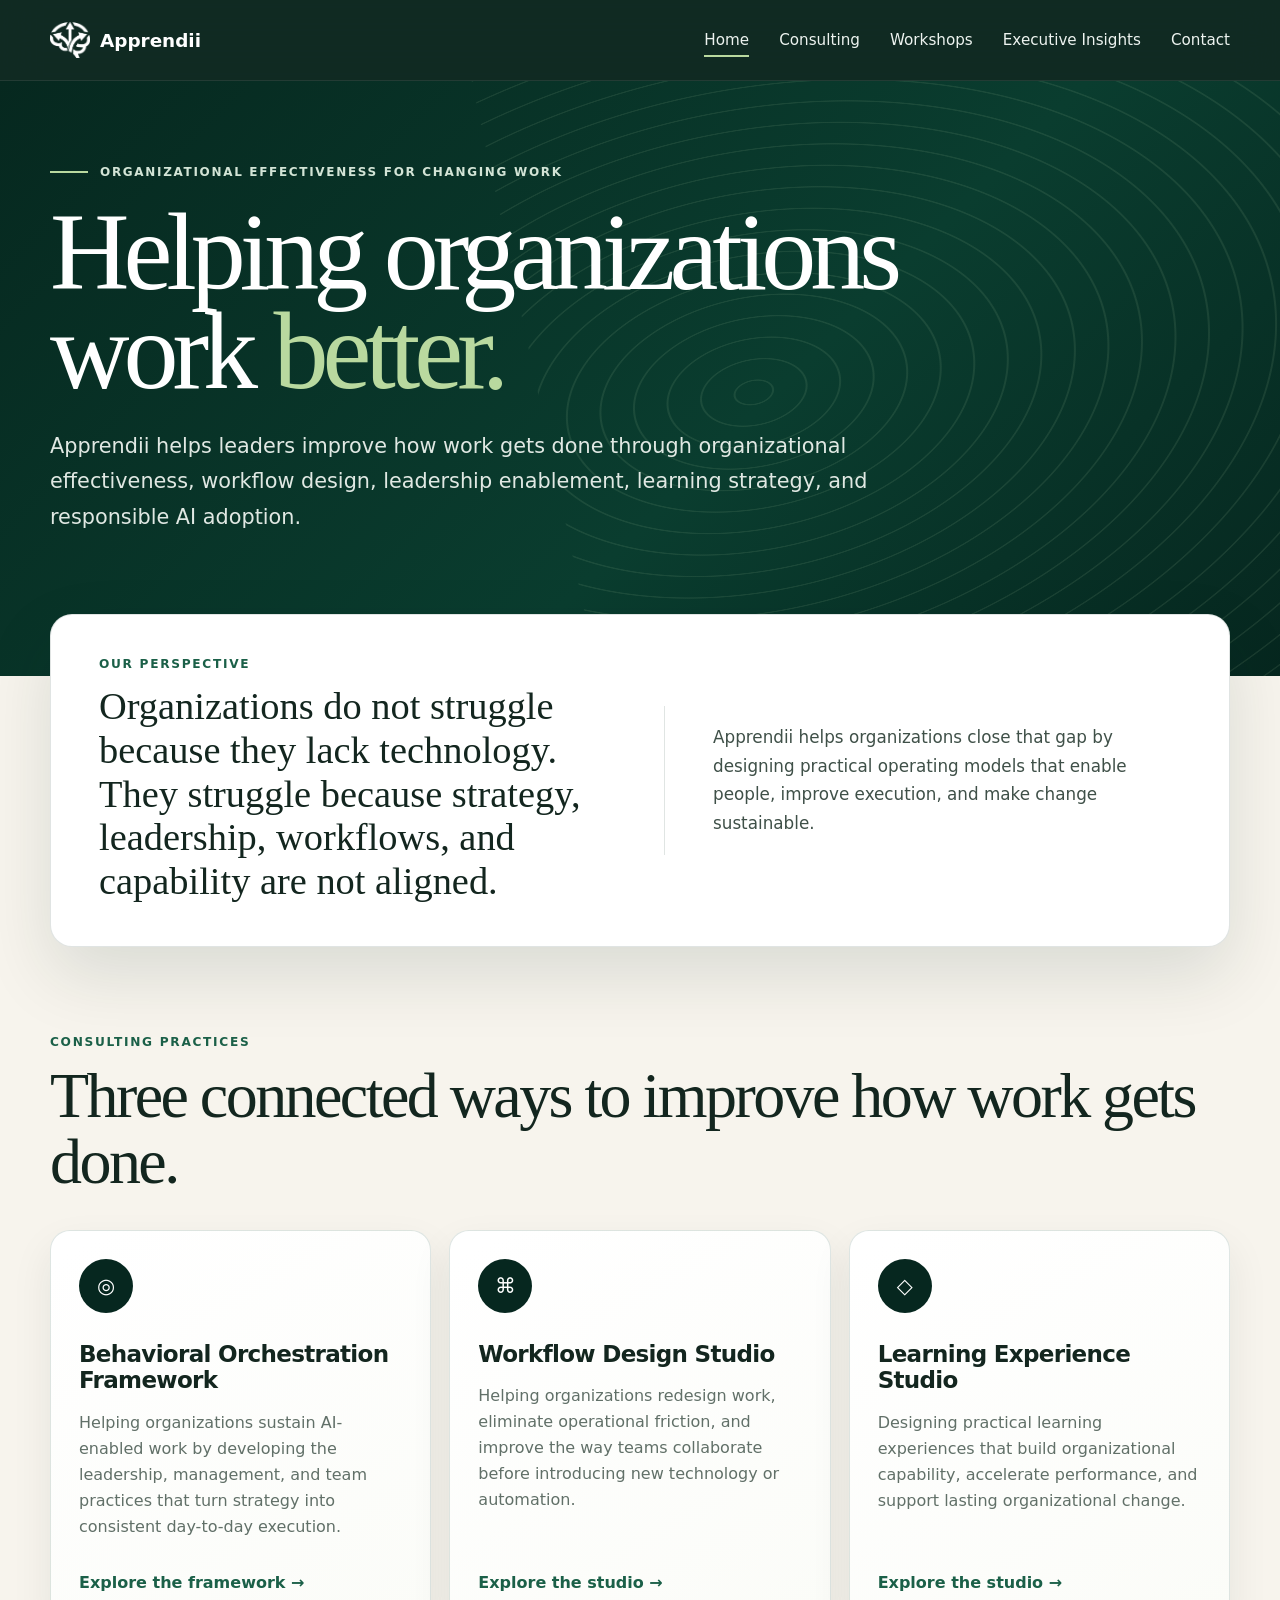
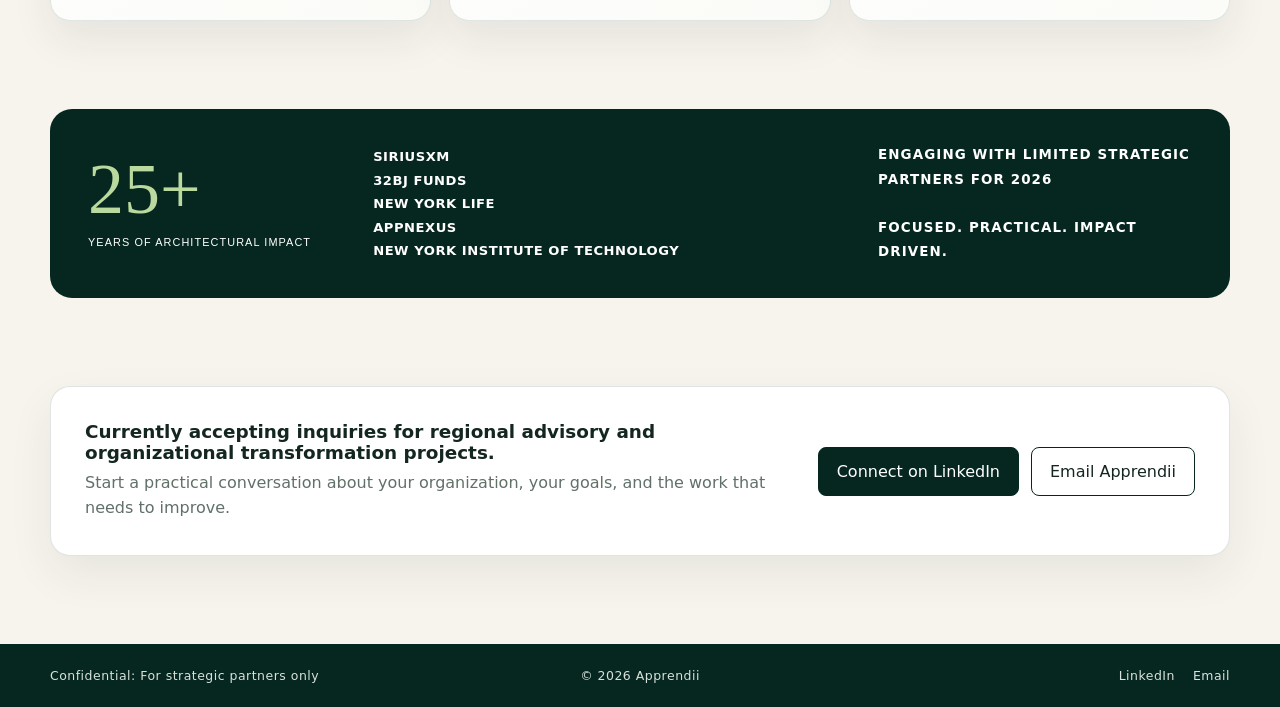
<file: index.html>
<!doctype html><html lang="en"><head><meta charset="utf-8"><meta name="viewport" content="width=device-width,initial-scale=1"><title>Apprendii | Helping organizations work better</title><meta name="description" content="Apprendii helps organizations work better."><link rel="icon" href="assets/images/apprendii-logo-original.png"><link rel="stylesheet" href="assets/css/styles.css"></head><body><header class="site-header"><div class="wrap nav">
<a class="brand" href="index.html"><img src="assets/images/apprendii-logo-white.png" alt="Apprendii logo"><span>Apprendii</span></a>
<button class="menu-toggle" aria-expanded="false" aria-controls="primary-nav" aria-label="Open navigation">Menu</button>
<nav id="primary-nav" class="nav-links" aria-label="Primary navigation"><a class="active" href="index.html">Home</a><a class="" href="consulting.html">Consulting</a><a class="" href="workshops.html">Workshops</a><a class="" href="executive-insights.html">Executive Insights</a><a class="" href="contact.html">Contact</a></nav>
</div></header><main><section class="hero"><div class="wrap"><div class="hero-copy reveal"><div class="eyebrow">Organizational effectiveness for changing work</div><h1>Helping organizations<br>work <span>better.</span></h1><p class="lead">Apprendii helps leaders improve how work gets done through organizational effectiveness, workflow design, leadership enablement, learning strategy, and responsible AI adoption.</p></div></div></section>
<div class="wrap"><section class="perspective-card reveal"><div><div class="kicker">Our Perspective</div><h2>Organizations do not struggle because they lack technology. They struggle because strategy, leadership, workflows, and capability are not aligned.</h2></div><div><p>Apprendii helps organizations close that gap by designing practical operating models that enable people, improve execution, and make change sustainable.</p></div></section></div>
<section class="section"><div class="wrap"><div class="section-head reveal"><div class="kicker">Consulting Practices</div><h2>Three connected ways to improve how work gets done.</h2></div><div class="cards">
<a class="card reveal" href="behavioral-orchestration-framework.html"><div class="icon">◎</div><h3>Behavioral Orchestration Framework</h3><p>Helping organizations sustain AI-enabled work by developing the leadership, management, and team practices that turn strategy into consistent day-to-day execution.</p><span class="arrow">Explore the framework →</span></a>
<a class="card reveal" href="workflow-design-studio.html"><div class="icon">⌘</div><h3>Workflow Design Studio</h3><p>Helping organizations redesign work, eliminate operational friction, and improve the way teams collaborate before introducing new technology or automation.</p><span class="arrow">Explore the studio →</span></a>
<a class="card reveal" href="learning-experience-studio.html"><div class="icon">◇</div><h3>Learning Experience Studio</h3><p>Designing practical learning experiences that build organizational capability, accelerate performance, and support lasting organizational change.</p><span class="arrow">Explore the studio →</span></a>
</div></div></section>
<section class="section compact"><div class="wrap"><div class="cred reveal"><div class="metric">25+<small>Years of architectural impact</small></div><div class="companies">SIRIUSXM<br>32BJ FUNDS<br>NEW YORK LIFE<br>APPNEXUS<br>NEW YORK INSTITUTE OF TECHNOLOGY</div><div class="positioning">Engaging with limited strategic partners for 2026<br><br>Focused. Practical. Impact driven.</div></div></div></section>
<section class="section compact"><div class="wrap"><div class="contact-box reveal"><div><h3>Currently accepting inquiries for regional advisory and organizational transformation projects.</h3><p>Start a practical conversation about your organization, your goals, and the work that needs to improve.</p></div><div class="actions"><a class="btn primary" href="https://www.linkedin.com/in/hectorm/" target="_blank" rel="noopener">Connect on LinkedIn</a><a class="btn" href="mailto:hector.martinez@gmail.com">Email Apprendii</a></div></div></div></section></main><footer><div class="wrap footer-grid"><div>Confidential: For strategic partners only</div><div>© 2026 Apprendii</div><div class="footer-links"><a href="https://www.linkedin.com/in/hectorm/" target="_blank" rel="noopener">LinkedIn</a><a href="mailto:hector.martinez@gmail.com">Email</a></div></div></footer><script src="assets/js/site.js"></script></body></html>
</file>
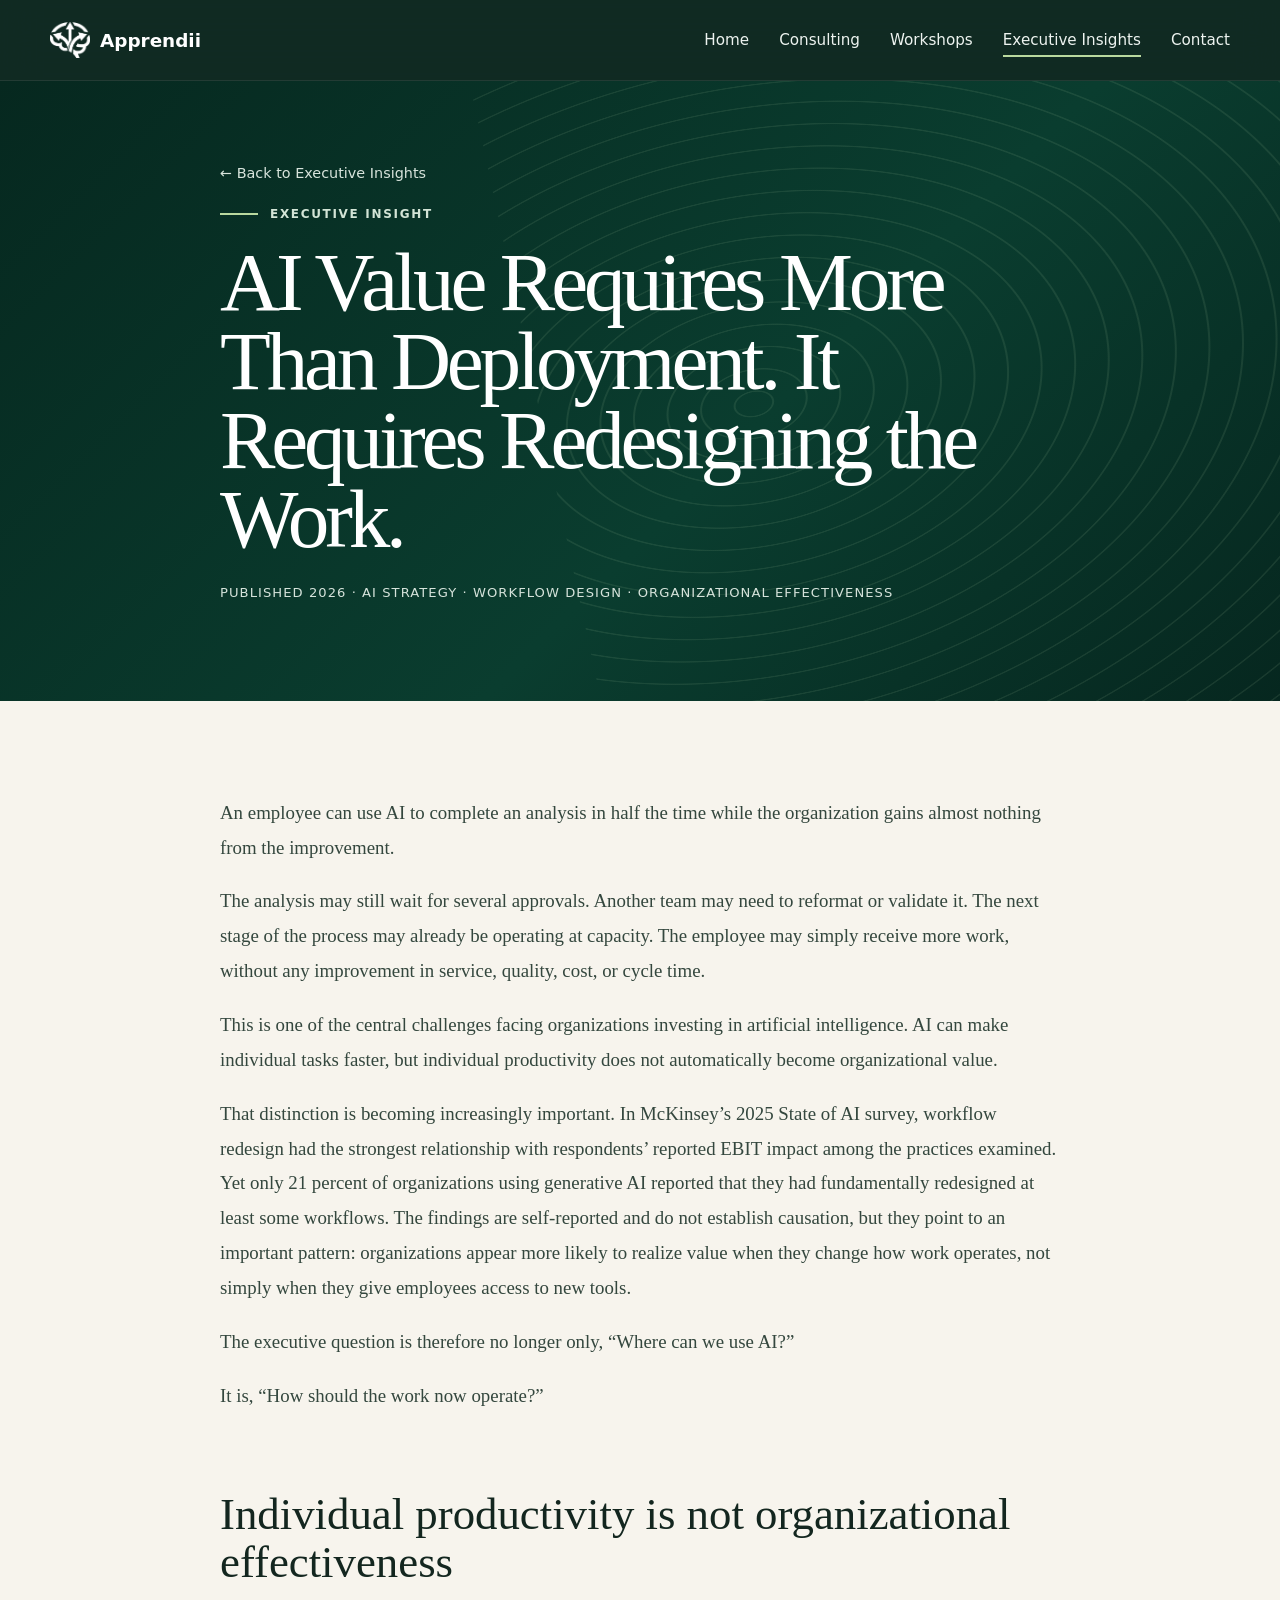
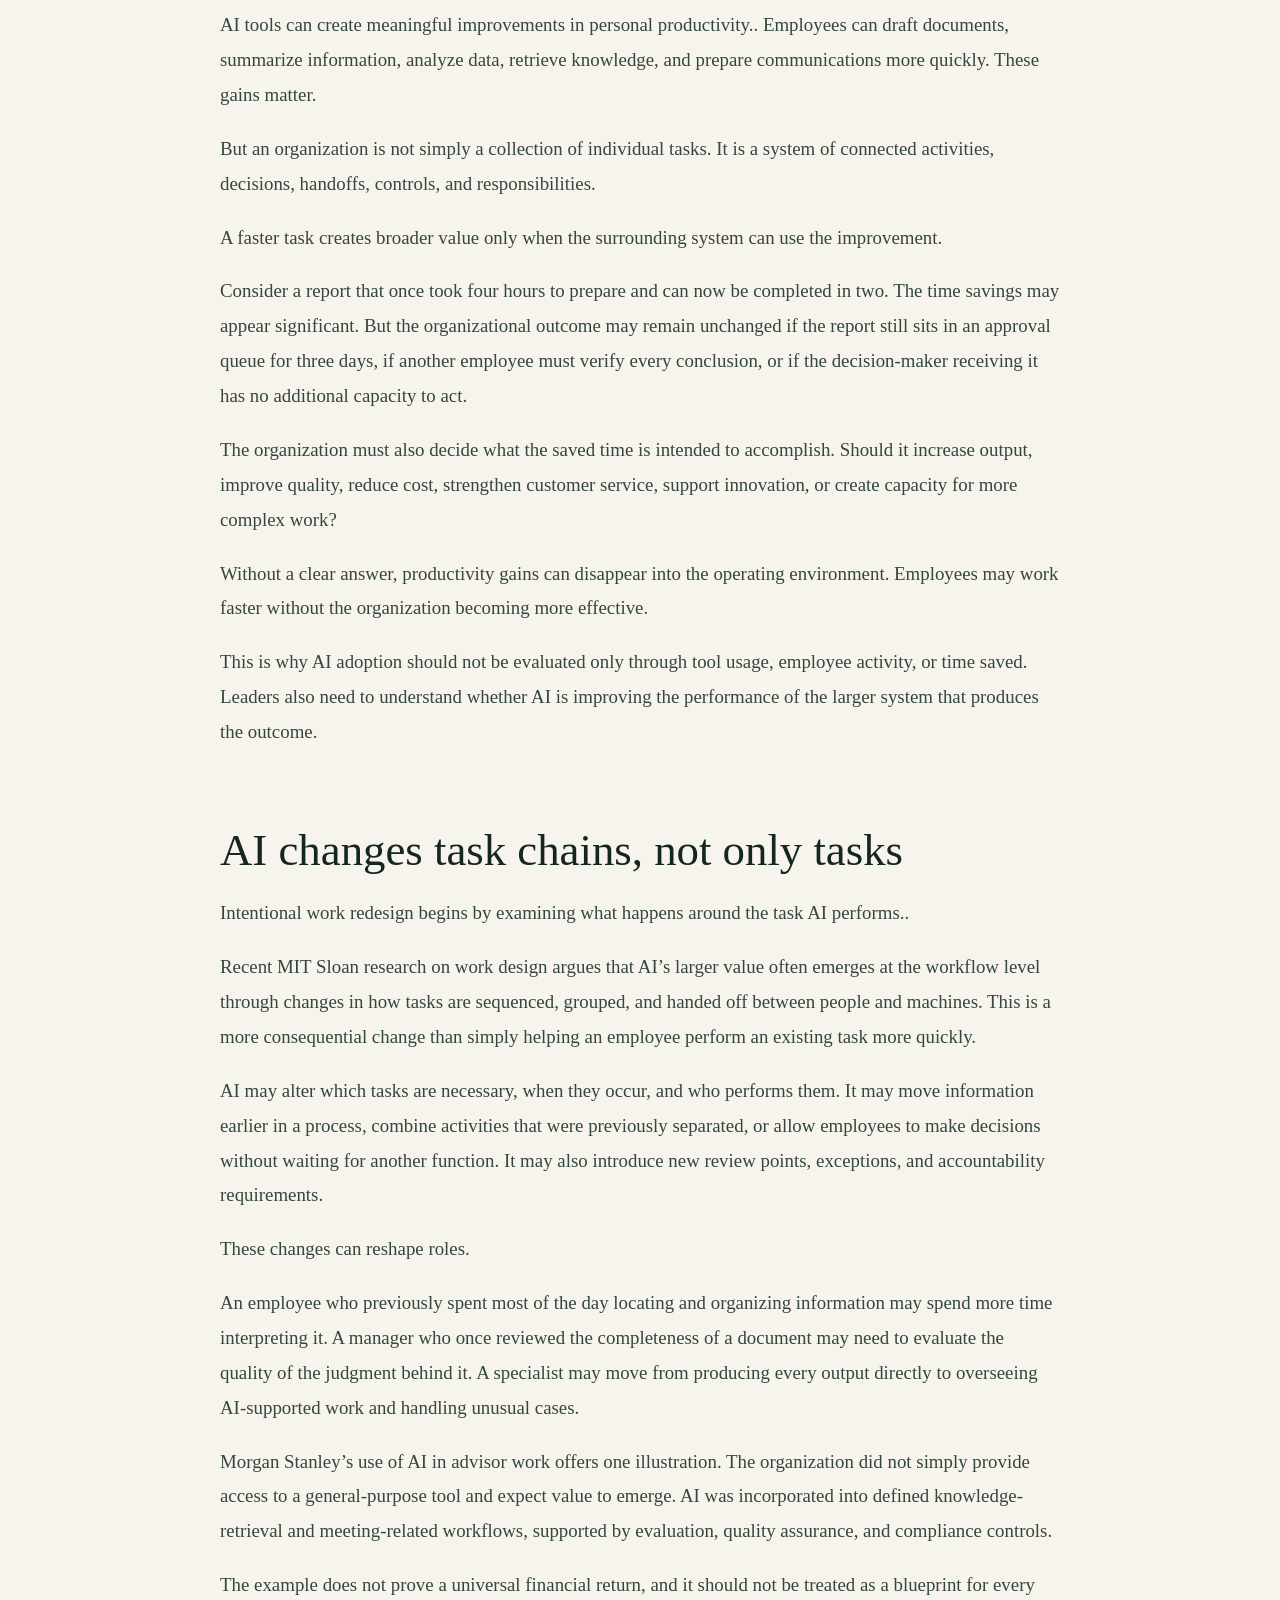
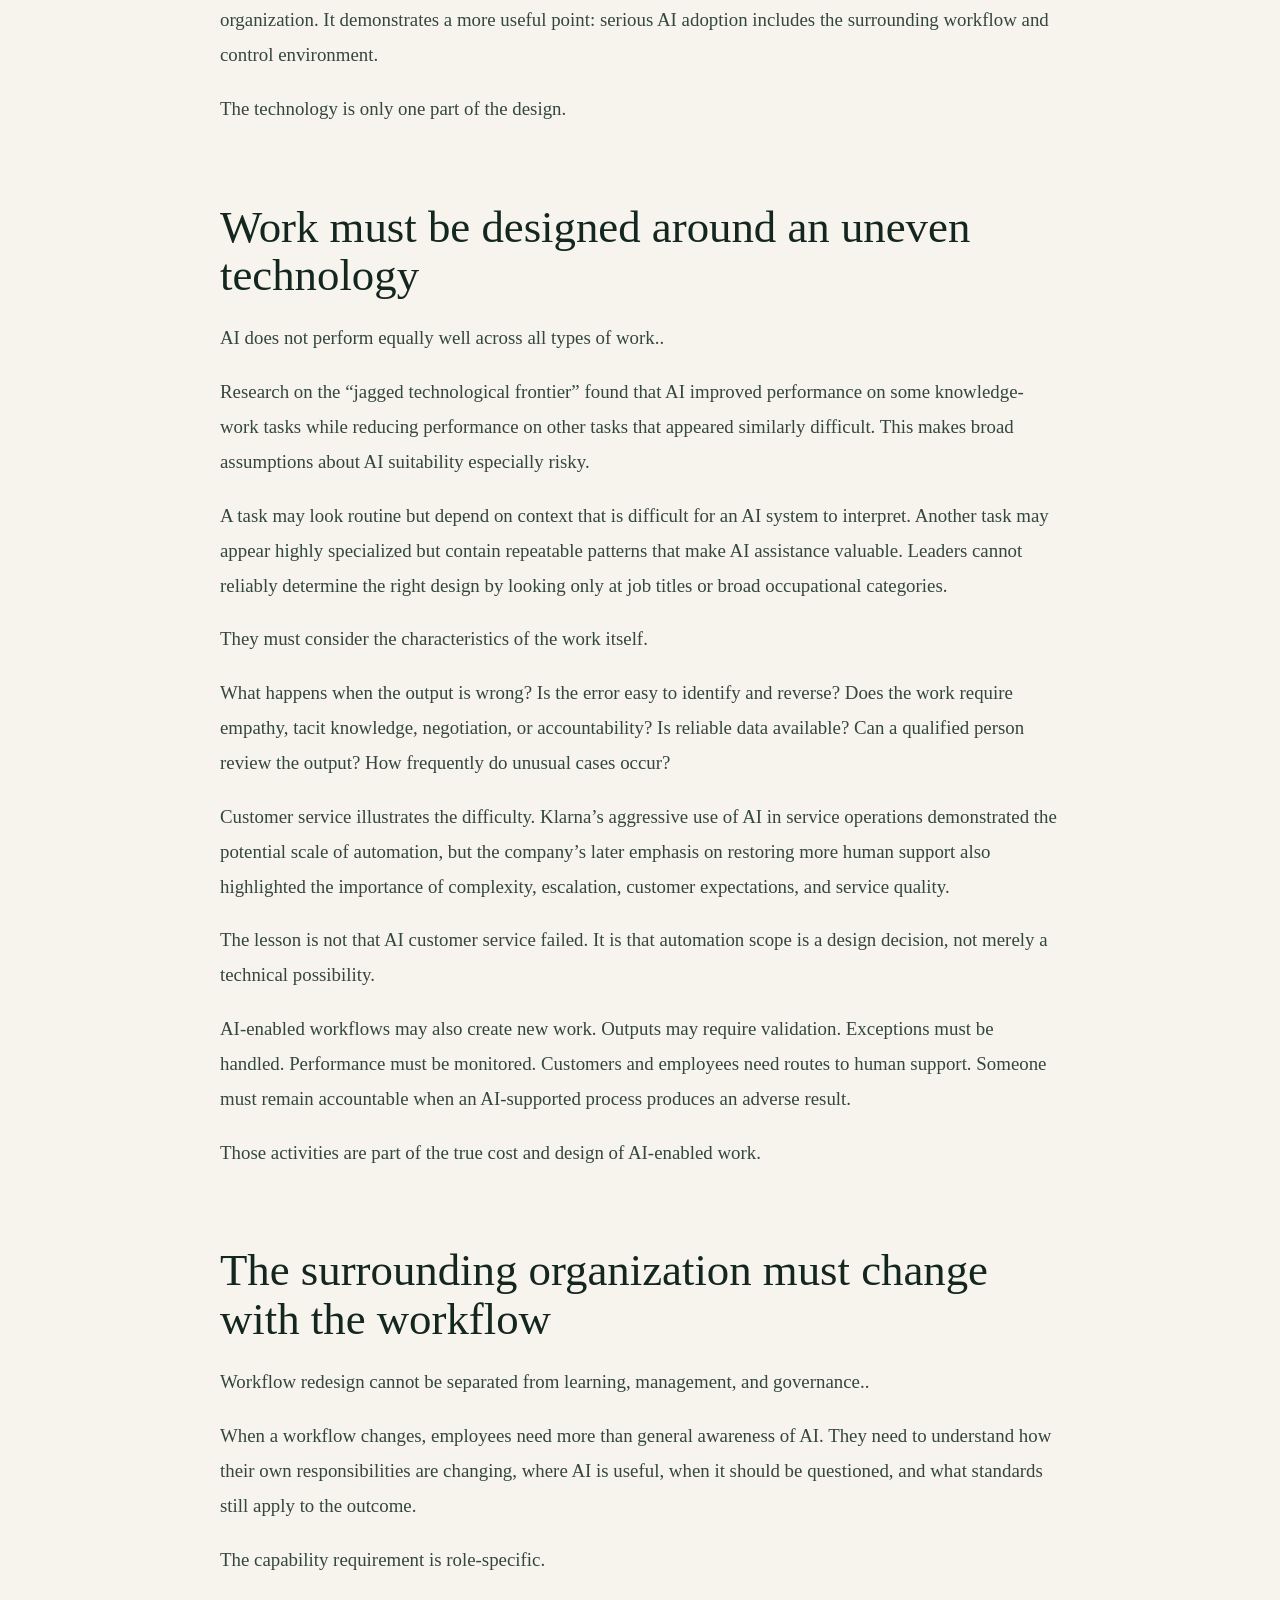
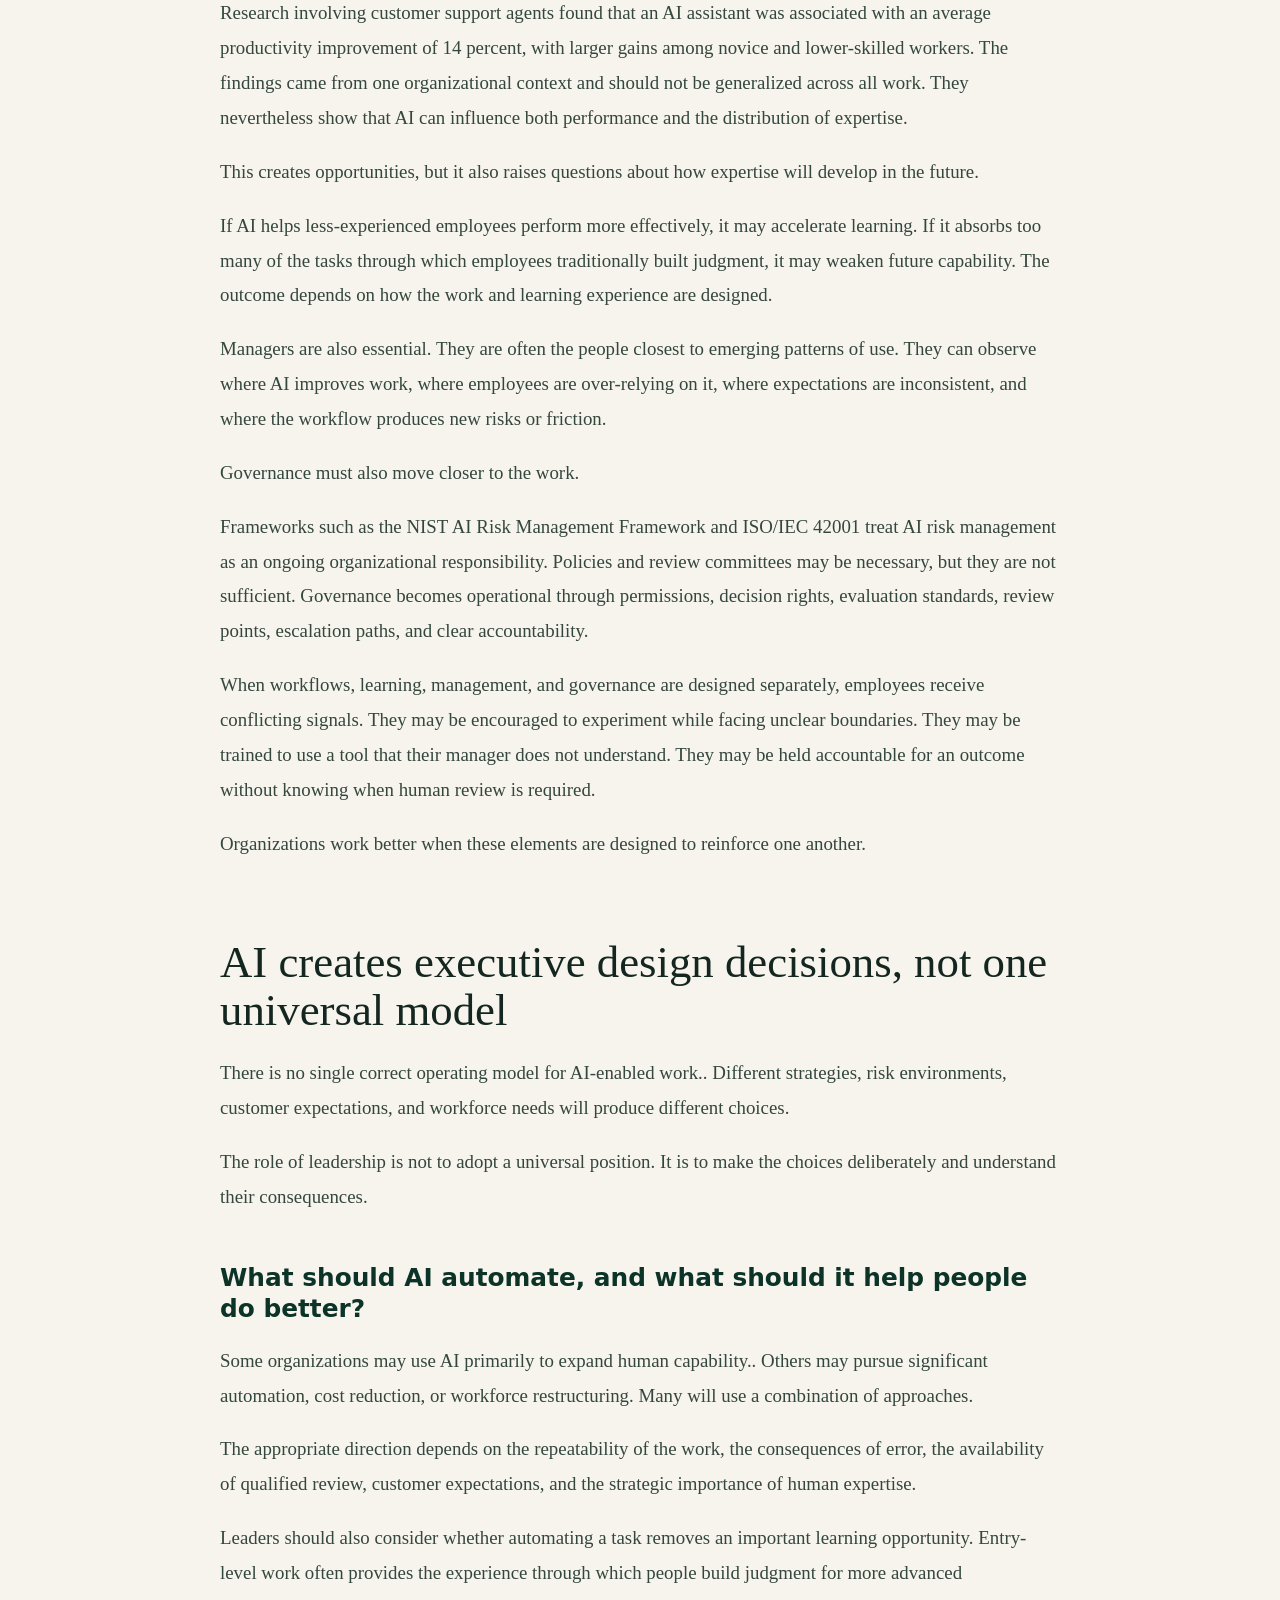
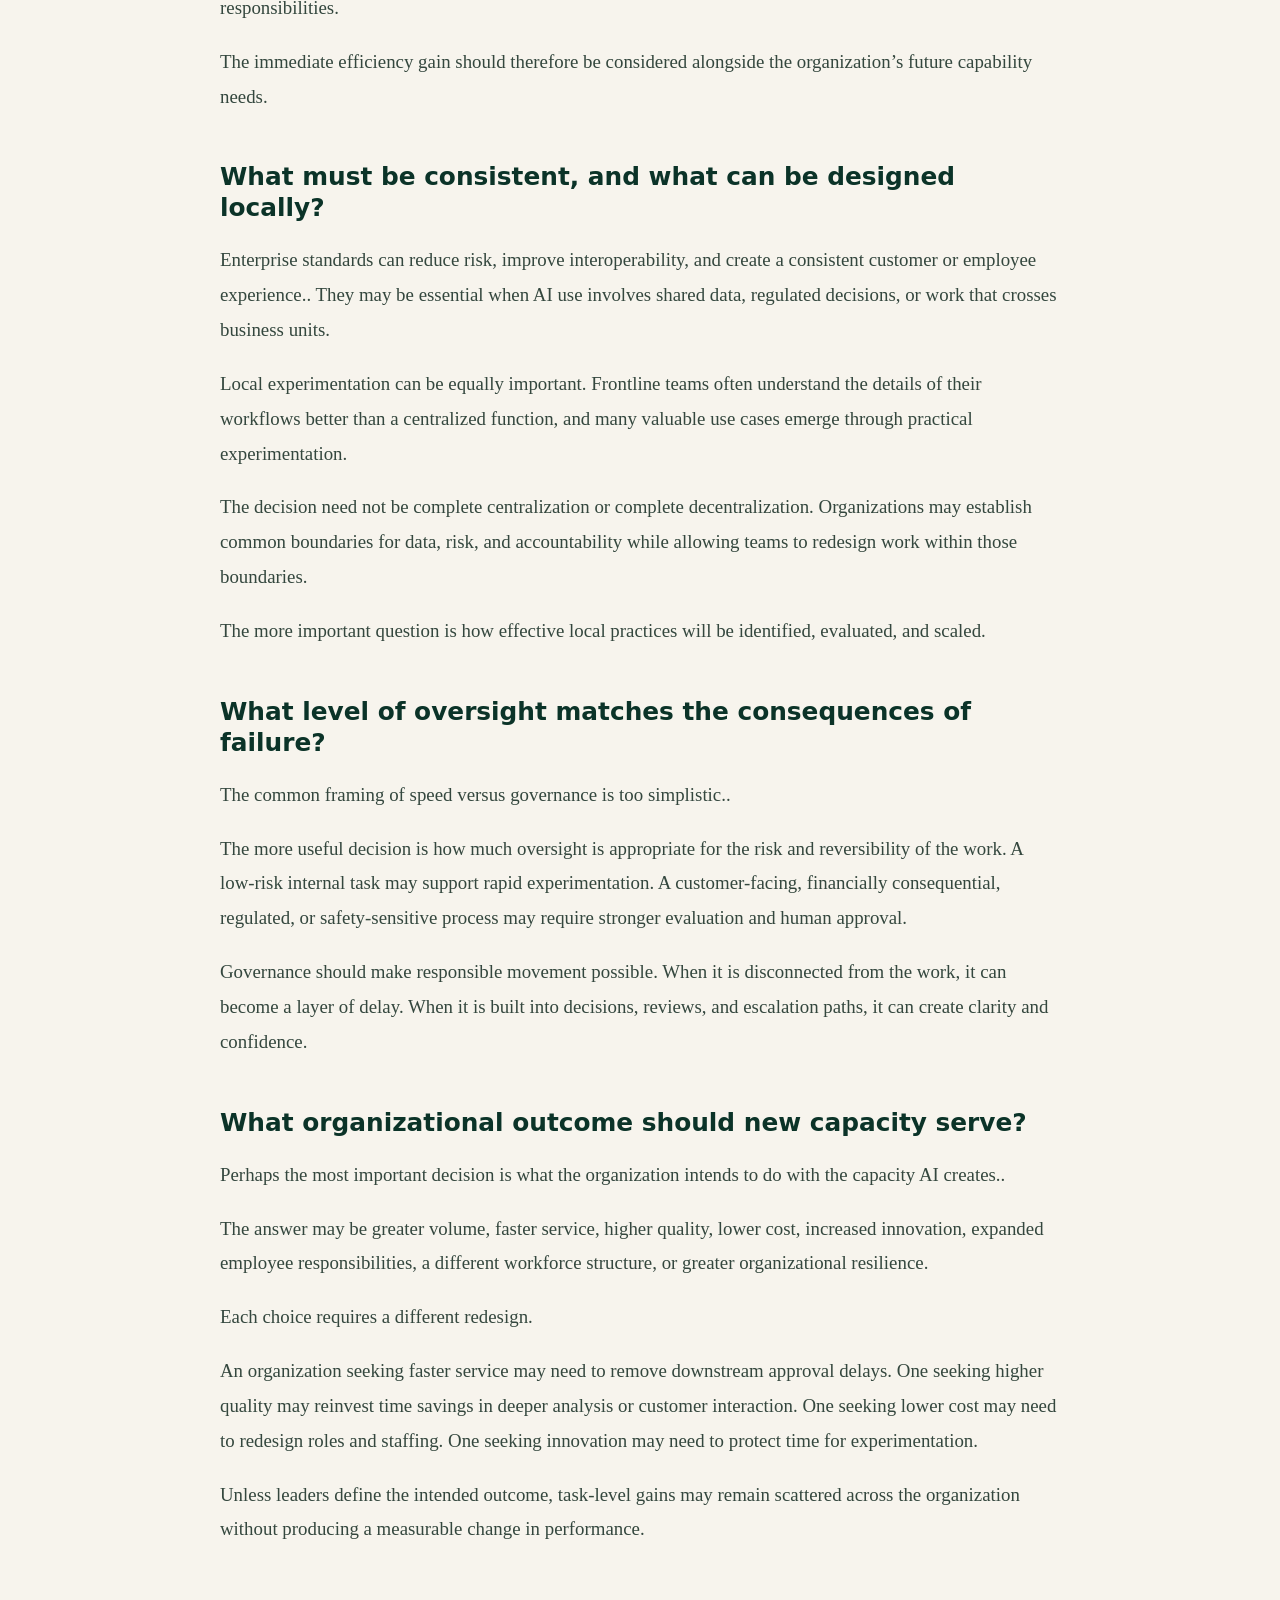
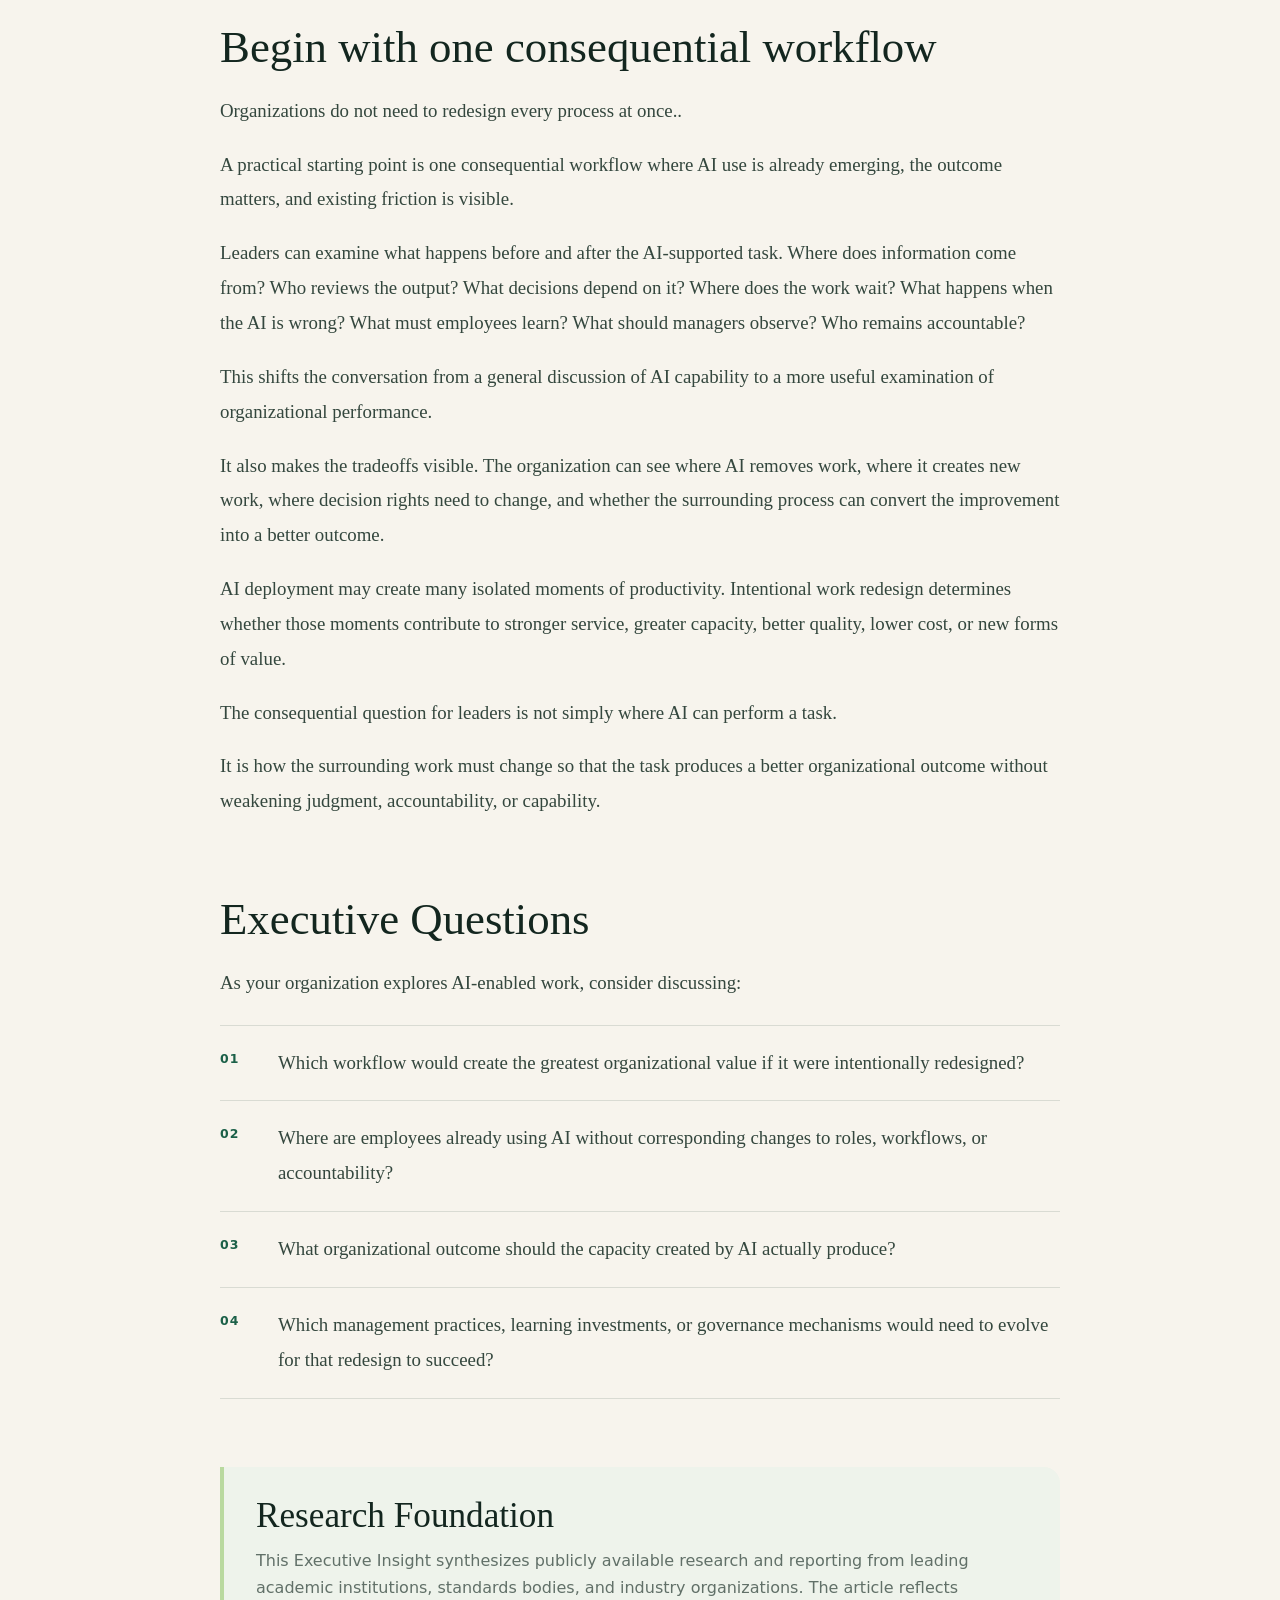
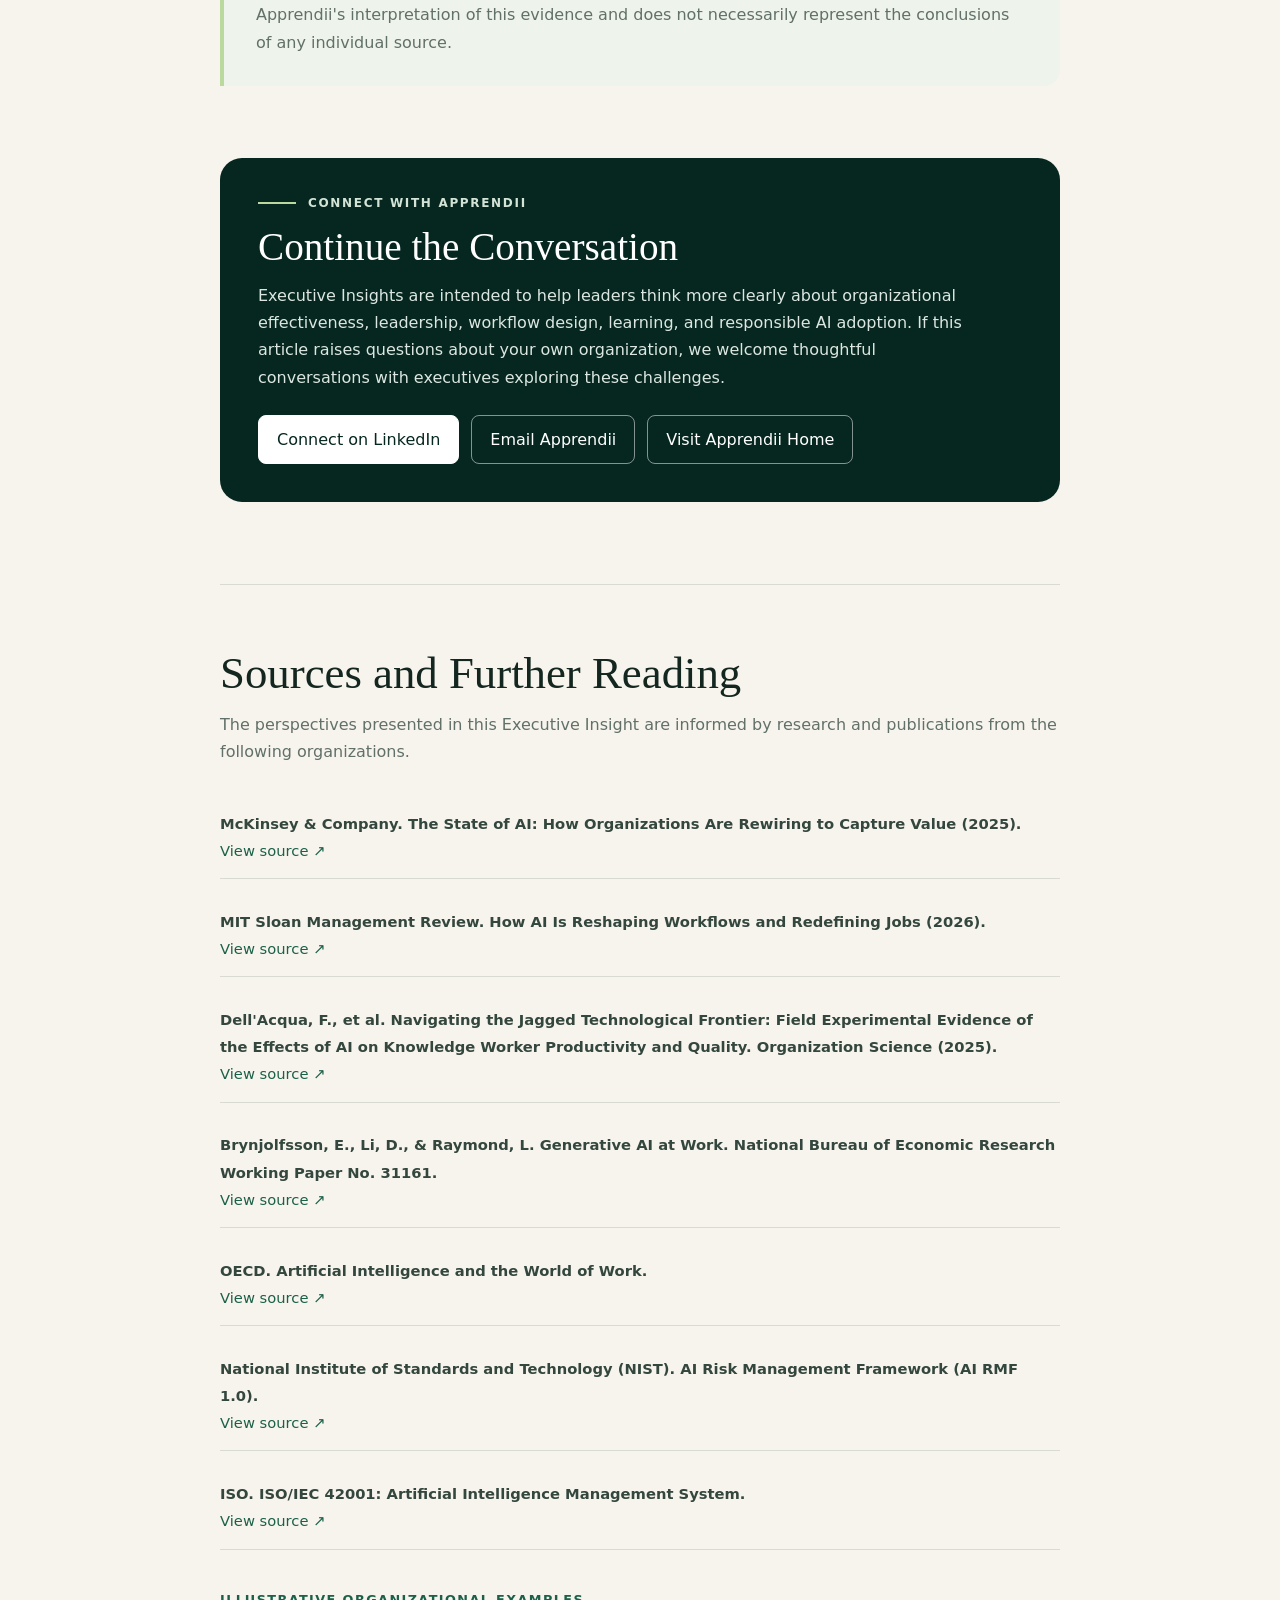
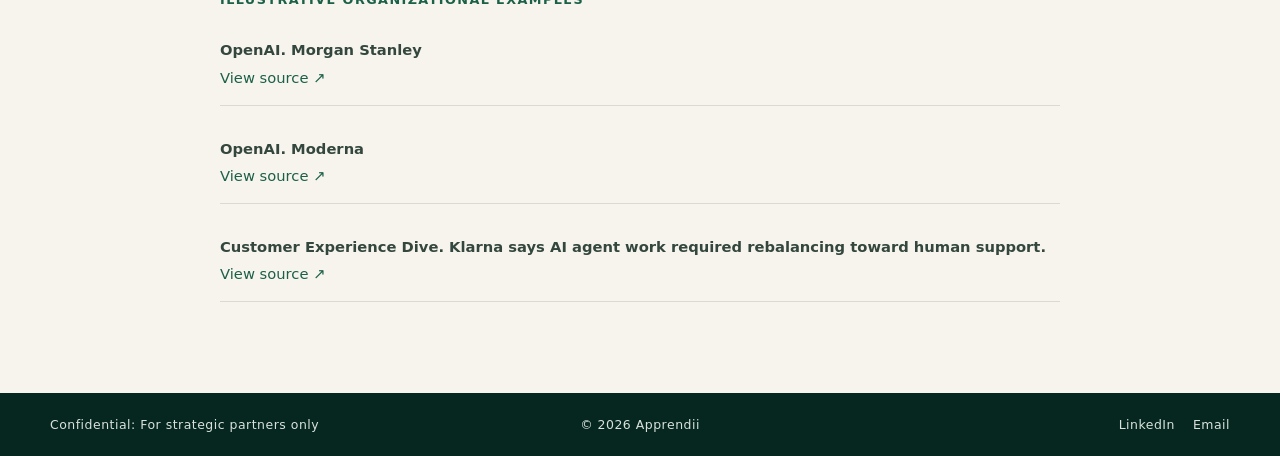
<file: ai-value-work-redesign.html>
<!DOCTYPE html>
<html lang="en"><head><meta charset="utf-8"/><meta content="width=device-width,initial-scale=1" name="viewport"/><title>AI Value Requires More Than Deployment. It Requires Redesigning the Work. | Apprendii</title><meta content="AI Value Requires More Than Deployment. It Requires Redesigning the Work." name="description"/><link href="assets/images/apprendii-logo-original.png" rel="icon"/><link href="assets/css/styles.css" rel="stylesheet"/><style>
.article .section-heading { margin-top: 76px; }
.article .section-heading + p { margin-top: 0; }
.article .decision-heading { margin-top: 48px; color: #0b3328; }
.article .executive-questions { margin: 24px 0 0; padding: 0; list-style: none; counter-reset: question; }
.article .executive-questions li { position: relative; margin: 0; padding: 20px 0 20px 58px; border-top: 1px solid var(--line); }
.article .executive-questions li:last-child { border-bottom: 1px solid var(--line); }
.article .executive-questions li::before { counter-increment: question; content: counter(question, decimal-leading-zero); position: absolute; left: 0; top: 21px; font-family: Inter, system-ui, sans-serif; font-size: .78rem; font-weight: 700; letter-spacing: .08em; color: var(--green); }
.article .research-foundation { margin-top: 68px; padding: 30px 32px; border-left: 4px solid var(--sage); background: #eef3eb; border-radius: 0 16px 16px 0; }
.article .research-foundation h2 { margin: 0 0 12px; font-size: 2.2rem; }
.article .research-foundation p { margin: 0; font-family: Inter, system-ui, sans-serif; font-size: 1rem; line-height: 1.7; color: var(--muted); }
.article .conversation-panel { margin-top: 72px; padding: 38px; background: var(--deep); color: #fff; border-radius: 22px; }
.article .conversation-panel .eyebrow { margin-bottom: 16px; }
.article .conversation-panel h2 { margin: 0 0 14px; color: #fff; font-size: 2.45rem; }
.article .conversation-panel p { max-width: 720px; margin: 0 0 24px; font-family: Inter, system-ui, sans-serif; font-size: 1rem; line-height: 1.7; color: #dce7e1; }
.article .conversation-panel .btn { border-color: rgba(255,255,255,.5); color: #fff; }
.article .conversation-panel .btn.primary { background: #fff; color: var(--deep); border-color: #fff; }
.article .sources-section { margin-top: 82px; padding-top: 64px; border-top: 1px solid var(--line); }
.article .sources-section > h2 { margin: 0 0 14px; }
.article .sources-intro { margin: 0 0 30px; font-family: Inter, system-ui, sans-serif!important; font-size: 1rem!important; line-height: 1.7!important; color: var(--muted)!important; }
.article .source-group-title { margin: 42px 0 8px; font-family: Inter, system-ui, sans-serif; font-size: .8rem; font-weight: 800; letter-spacing: .11em; text-transform: uppercase; color: var(--green); }
@media (max-width: 560px) {
  .article .conversation-panel { padding: 28px 24px; }
  .article .research-foundation { padding: 24px; }
  .article .executive-questions li { padding-left: 44px; }
}
</style></head><body><header class="site-header"><div class="wrap nav">
<a class="brand" href="index.html"><img alt="Apprendii logo" src="assets/images/apprendii-logo-white.png"/><span>Apprendii</span></a>
<button aria-controls="primary-nav" aria-expanded="false" aria-label="Open navigation" class="menu-toggle">Menu</button>
<nav aria-label="Primary navigation" class="nav-links" id="primary-nav"><a class="" href="index.html">Home</a><a class="" href="consulting.html">Consulting</a><a class="" href="workshops.html">Workshops</a><a class="active" href="executive-insights.html">Executive Insights</a><a class="" href="contact.html">Contact</a></nav>
</div></header><main><section class="article-hero"><div class="wrap narrow"><a class="back" href="executive-insights.html">← Back to Executive Insights</a><div class="eyebrow">Executive Insight</div><h1>AI Value Requires More Than Deployment. It Requires Redesigning the Work.</h1><div class="meta light">Published 2026 · AI Strategy · Workflow Design · Organizational Effectiveness</div></div></section>
<article class="article"><div class="wrap narrow"><p>An employee can use AI to complete an analysis in half the time while the organization gains almost nothing from the improvement.</p><p>The analysis may still wait for several approvals. Another team may need to reformat or validate it. The next stage of the process may already be operating at capacity. The employee may simply receive more work, without any improvement in service, quality, cost, or cycle time.</p><p>This is one of the central challenges facing organizations investing in artificial intelligence. AI can make individual tasks faster, but individual productivity does not automatically become organizational value.</p><p>That distinction is becoming increasingly important. In McKinsey’s 2025 State of AI survey, workflow redesign had the strongest relationship with respondents’ reported EBIT impact among the practices examined. Yet only 21 percent of organizations using generative AI reported that they had fundamentally redesigned at least some workflows. The findings are self-reported and do not establish causation, but they point to an important pattern: organizations appear more likely to realize value when they change how work operates, not simply when they give employees access to new tools.</p><p>The executive question is therefore no longer only, “Where can we use AI?”</p><p>It is, “How should the work now operate?”</p><h2 class="section-heading">Individual productivity is not organizational effectiveness</h2><p>AI tools can create meaningful improvements in personal productivity.. Employees can draft documents, summarize information, analyze data, retrieve knowledge, and prepare communications more quickly. These gains matter.</p><p>But an organization is not simply a collection of individual tasks. It is a system of connected activities, decisions, handoffs, controls, and responsibilities.</p><p>A faster task creates broader value only when the surrounding system can use the improvement.</p><p>Consider a report that once took four hours to prepare and can now be completed in two. The time savings may appear significant. But the organizational outcome may remain unchanged if the report still sits in an approval queue for three days, if another employee must verify every conclusion, or if the decision-maker receiving it has no additional capacity to act.</p><p>The organization must also decide what the saved time is intended to accomplish. Should it increase output, improve quality, reduce cost, strengthen customer service, support innovation, or create capacity for more complex work?</p><p>Without a clear answer, productivity gains can disappear into the operating environment. Employees may work faster without the organization becoming more effective.</p><p>This is why AI adoption should not be evaluated only through tool usage, employee activity, or time saved. Leaders also need to understand whether AI is improving the performance of the larger system that produces the outcome.</p><h2 class="section-heading">AI changes task chains, not only tasks</h2><p>Intentional work redesign begins by examining what happens around the task AI performs..</p><p>Recent MIT Sloan research on work design argues that AI’s larger value often emerges at the workflow level through changes in how tasks are sequenced, grouped, and handed off between people and machines. This is a more consequential change than simply helping an employee perform an existing task more quickly.</p><p>AI may alter which tasks are necessary, when they occur, and who performs them. It may move information earlier in a process, combine activities that were previously separated, or allow employees to make decisions without waiting for another function. It may also introduce new review points, exceptions, and accountability requirements.</p><p>These changes can reshape roles.</p><p>An employee who previously spent most of the day locating and organizing information may spend more time interpreting it. A manager who once reviewed the completeness of a document may need to evaluate the quality of the judgment behind it. A specialist may move from producing every output directly to overseeing AI-supported work and handling unusual cases.</p><p>Morgan Stanley’s use of AI in advisor work offers one illustration. The organization did not simply provide access to a general-purpose tool and expect value to emerge. AI was incorporated into defined knowledge-retrieval and meeting-related workflows, supported by evaluation, quality assurance, and compliance controls.</p><p>The example does not prove a universal financial return, and it should not be treated as a blueprint for every organization. It demonstrates a more useful point: serious AI adoption includes the surrounding workflow and control environment.</p><p>The technology is only one part of the design.</p><h2 class="section-heading">Work must be designed around an uneven technology</h2><p>AI does not perform equally well across all types of work..</p><p>Research on the “jagged technological frontier” found that AI improved performance on some knowledge-work tasks while reducing performance on other tasks that appeared similarly difficult. This makes broad assumptions about AI suitability especially risky.</p><p>A task may look routine but depend on context that is difficult for an AI system to interpret. Another task may appear highly specialized but contain repeatable patterns that make AI assistance valuable. Leaders cannot reliably determine the right design by looking only at job titles or broad occupational categories.</p><p>They must consider the characteristics of the work itself.</p><p>What happens when the output is wrong? Is the error easy to identify and reverse? Does the work require empathy, tacit knowledge, negotiation, or accountability? Is reliable data available? Can a qualified person review the output? How frequently do unusual cases occur?</p><p>Customer service illustrates the difficulty. Klarna’s aggressive use of AI in service operations demonstrated the potential scale of automation, but the company’s later emphasis on restoring more human support also highlighted the importance of complexity, escalation, customer expectations, and service quality.</p><p>The lesson is not that AI customer service failed. It is that automation scope is a design decision, not merely a technical possibility.</p><p>AI-enabled workflows may also create new work. Outputs may require validation. Exceptions must be handled. Performance must be monitored. Customers and employees need routes to human support. Someone must remain accountable when an AI-supported process produces an adverse result.</p><p>Those activities are part of the true cost and design of AI-enabled work.</p><h2 class="section-heading">The surrounding organization must change with the workflow</h2><p>Workflow redesign cannot be separated from learning, management, and governance..</p><p>When a workflow changes, employees need more than general awareness of AI. They need to understand how their own responsibilities are changing, where AI is useful, when it should be questioned, and what standards still apply to the outcome.</p><p>The capability requirement is role-specific.</p><p>Research involving customer support agents found that an AI assistant was associated with an average productivity improvement of 14 percent, with larger gains among novice and lower-skilled workers. The findings came from one organizational context and should not be generalized across all work. They nevertheless show that AI can influence both performance and the distribution of expertise.</p><p>This creates opportunities, but it also raises questions about how expertise will develop in the future.</p><p>If AI helps less-experienced employees perform more effectively, it may accelerate learning. If it absorbs too many of the tasks through which employees traditionally built judgment, it may weaken future capability. The outcome depends on how the work and learning experience are designed.</p><p>Managers are also essential. They are often the people closest to emerging patterns of use. They can observe where AI improves work, where employees are over-relying on it, where expectations are inconsistent, and where the workflow produces new risks or friction.</p><p>Governance must also move closer to the work.</p><p>Frameworks such as the NIST AI Risk Management Framework and ISO/IEC 42001 treat AI risk management as an ongoing organizational responsibility. Policies and review committees may be necessary, but they are not sufficient. Governance becomes operational through permissions, decision rights, evaluation standards, review points, escalation paths, and clear accountability.</p><p>When workflows, learning, management, and governance are designed separately, employees receive conflicting signals. They may be encouraged to experiment while facing unclear boundaries. They may be trained to use a tool that their manager does not understand. They may be held accountable for an outcome without knowing when human review is required.</p><p>Organizations work better when these elements are designed to reinforce one another.</p><h2 class="section-heading">AI creates executive design decisions, not one universal model</h2><p>There is no single correct operating model for AI-enabled work.. Different strategies, risk environments, customer expectations, and workforce needs will produce different choices.</p><p>The role of leadership is not to adopt a universal position. It is to make the choices deliberately and understand their consequences.</p><h3 class="decision-heading">What should AI automate, and what should it help people do better?</h3><p>Some organizations may use AI primarily to expand human capability.. Others may pursue significant automation, cost reduction, or workforce restructuring. Many will use a combination of approaches.</p><p>The appropriate direction depends on the repeatability of the work, the consequences of error, the availability of qualified review, customer expectations, and the strategic importance of human expertise.</p><p>Leaders should also consider whether automating a task removes an important learning opportunity. Entry-level work often provides the experience through which people build judgment for more advanced responsibilities.</p><p>The immediate efficiency gain should therefore be considered alongside the organization’s future capability needs.</p><h3 class="decision-heading">What must be consistent, and what can be designed locally?</h3><p>Enterprise standards can reduce risk, improve interoperability, and create a consistent customer or employee experience.. They may be essential when AI use involves shared data, regulated decisions, or work that crosses business units.</p><p>Local experimentation can be equally important. Frontline teams often understand the details of their workflows better than a centralized function, and many valuable use cases emerge through practical experimentation.</p><p>The decision need not be complete centralization or complete decentralization. Organizations may establish common boundaries for data, risk, and accountability while allowing teams to redesign work within those boundaries.</p><p>The more important question is how effective local practices will be identified, evaluated, and scaled.</p><h3 class="decision-heading">What level of oversight matches the consequences of failure?</h3><p>The common framing of speed versus governance is too simplistic..</p><p>The more useful decision is how much oversight is appropriate for the risk and reversibility of the work. A low-risk internal task may support rapid experimentation. A customer-facing, financially consequential, regulated, or safety-sensitive process may require stronger evaluation and human approval.</p><p>Governance should make responsible movement possible. When it is disconnected from the work, it can become a layer of delay. When it is built into decisions, reviews, and escalation paths, it can create clarity and confidence.</p><h3 class="decision-heading">What organizational outcome should new capacity serve?</h3><p>Perhaps the most important decision is what the organization intends to do with the capacity AI creates..</p><p>The answer may be greater volume, faster service, higher quality, lower cost, increased innovation, expanded employee responsibilities, a different workforce structure, or greater organizational resilience.</p><p>Each choice requires a different redesign.</p><p>An organization seeking faster service may need to remove downstream approval delays. One seeking higher quality may reinvest time savings in deeper analysis or customer interaction. One seeking lower cost may need to redesign roles and staffing. One seeking innovation may need to protect time for experimentation.</p><p>Unless leaders define the intended outcome, task-level gains may remain scattered across the organization without producing a measurable change in performance.</p><h2 class="section-heading">Begin with one consequential workflow</h2><p>Organizations do not need to redesign every process at once..</p><p>A practical starting point is one consequential workflow where AI use is already emerging, the outcome matters, and existing friction is visible.</p><p>Leaders can examine what happens before and after the AI-supported task. Where does information come from? Who reviews the output? What decisions depend on it? Where does the work wait? What happens when the AI is wrong? What must employees learn? What should managers observe? Who remains accountable?</p><p>This shifts the conversation from a general discussion of AI capability to a more useful examination of organizational performance.</p><p>It also makes the tradeoffs visible. The organization can see where AI removes work, where it creates new work, where decision rights need to change, and whether the surrounding process can convert the improvement into a better outcome.</p><p>AI deployment may create many isolated moments of productivity. Intentional work redesign determines whether those moments contribute to stronger service, greater capacity, better quality, lower cost, or new forms of value.</p><p>The consequential question for leaders is not simply where AI can perform a task.</p><p>It is how the surrounding work must change so that the task produces a better organizational outcome without weakening judgment, accountability, or capability.</p><h2 class="section-heading">Executive Questions</h2><p>As your organization explores AI-enabled work, consider discussing:</p><ul class="executive-questions"><li>Which workflow would create the greatest organizational value if it were intentionally redesigned?</li><li>Where are employees already using AI without corresponding changes to roles, workflows, or accountability?</li><li>What organizational outcome should the capacity created by AI actually produce?</li><li>Which management practices, learning investments, or governance mechanisms would need to evolve for that redesign to succeed?</li></ul><section aria-labelledby="research-foundation-heading" class="research-foundation"><h2 id="research-foundation-heading">Research Foundation</h2><p>This Executive Insight synthesizes publicly available research and reporting from leading academic institutions, standards bodies, and industry organizations. The article reflects Apprendii's interpretation of this evidence and does not necessarily represent the conclusions of any individual source.</p></section><section aria-labelledby="conversation-heading" class="conversation-panel"><div class="eyebrow">Connect with Apprendii</div><h2 id="conversation-heading">Continue the Conversation</h2><p>Executive Insights are intended to help leaders think more clearly about organizational effectiveness, leadership, workflow design, learning, and responsible AI adoption. If this article raises questions about your own organization, we welcome thoughtful conversations with executives exploring these challenges.</p><div class="actions"><a class="btn primary" href="https://www.linkedin.com/in/hectorm/" rel="noopener" target="_blank">Connect on LinkedIn</a><a class="btn" href="mailto:hector.martinez@gmail.com">Email Apprendii</a><a class="btn" href="index.html">Visit Apprendii Home</a></div></section><section aria-labelledby="sources-heading" class="sources-section"><h2 id="sources-heading">Sources and Further Reading</h2><p class="sources-intro">The perspectives presented in this Executive Insight are informed by research and publications from the following organizations.</p><p class="source-link"><strong>McKinsey &amp; Company. The State of AI: How Organizations Are Rewiring to Capture Value (2025).</strong><br/><a href="https://www.mckinsey.com/~/media/mckinsey/business-functions/quantumblack/our-insights/the-state-of-ai/2025/the-state-of-ai-how-organizations-are-rewiring-to-capture-value_final.pdf" rel="noopener" target="_blank">View source ↗</a></p><p class="source-link"><strong>MIT Sloan Management Review. How AI Is Reshaping Workflows and Redefining Jobs (2026).</strong><br/><a href="https://mitsloan.mit.edu/ideas-made-to-matter/how-ai-reshaping-workflows-and-redefining-jobs" rel="noopener" target="_blank">View source ↗</a></p><p class="source-link"><strong>Dell'Acqua, F., et al. Navigating the Jagged Technological Frontier: Field Experimental Evidence of the Effects of AI on Knowledge Worker Productivity and Quality. Organization Science (2025).</strong><br/><a href="https://pubsonline.informs.org/doi/10.1287/orsc.2025.21838" rel="noopener" target="_blank">View source ↗</a></p><p class="source-link"><strong>Brynjolfsson, E., Li, D., &amp; Raymond, L. Generative AI at Work. National Bureau of Economic Research Working Paper No. 31161.</strong><br/><a href="https://www.nber.org/system/files/working_papers/w31161/w31161.pdf" rel="noopener" target="_blank">View source ↗</a></p><p class="source-link"><strong>OECD. Artificial Intelligence and the World of Work.</strong><br/><a href="https://www.oecd.org/en/topics/sub-issues/ai-and-work.html" rel="noopener" target="_blank">View source ↗</a></p><p class="source-link"><strong>National Institute of Standards and Technology (NIST). AI Risk Management Framework (AI RMF 1.0).</strong><br/><a href="https://nvlpubs.nist.gov/nistpubs/ai/nist.ai.100-1.pdf" rel="noopener" target="_blank">View source ↗</a></p><p class="source-link"><strong>ISO. ISO/IEC 42001: Artificial Intelligence Management System.</strong><br/><a href="https://www.iso.org/standard/42001" rel="noopener" target="_blank">View source ↗</a></p><h3 class="source-group-title">Illustrative Organizational Examples</h3><p class="source-link"><strong>OpenAI. Morgan Stanley</strong><br/><a href="https://openai.com/index/morgan-stanley/" rel="noopener" target="_blank">View source ↗</a></p><p class="source-link"><strong>OpenAI. Moderna</strong><br/><a href="https://openai.com/index/moderna/" rel="noopener" target="_blank">View source ↗</a></p><p class="source-link"><strong>Customer Experience Dive. Klarna says AI agent work required rebalancing toward human support.</strong><br/><a href="https://www.customerexperiencedive.com/news/klarna-says-ai-agent-work-853-employees/805987/" rel="noopener" target="_blank">View source ↗</a></p></section></div></article></main><footer><div class="wrap footer-grid"><div>Confidential: For strategic partners only</div><div>© 2026 Apprendii</div><div class="footer-links"><a href="https://www.linkedin.com/in/hectorm/" rel="noopener" target="_blank">LinkedIn</a><a href="mailto:hector.martinez@gmail.com">Email</a></div></div></footer><script src="assets/js/site.js"></script></body></html>
</file>
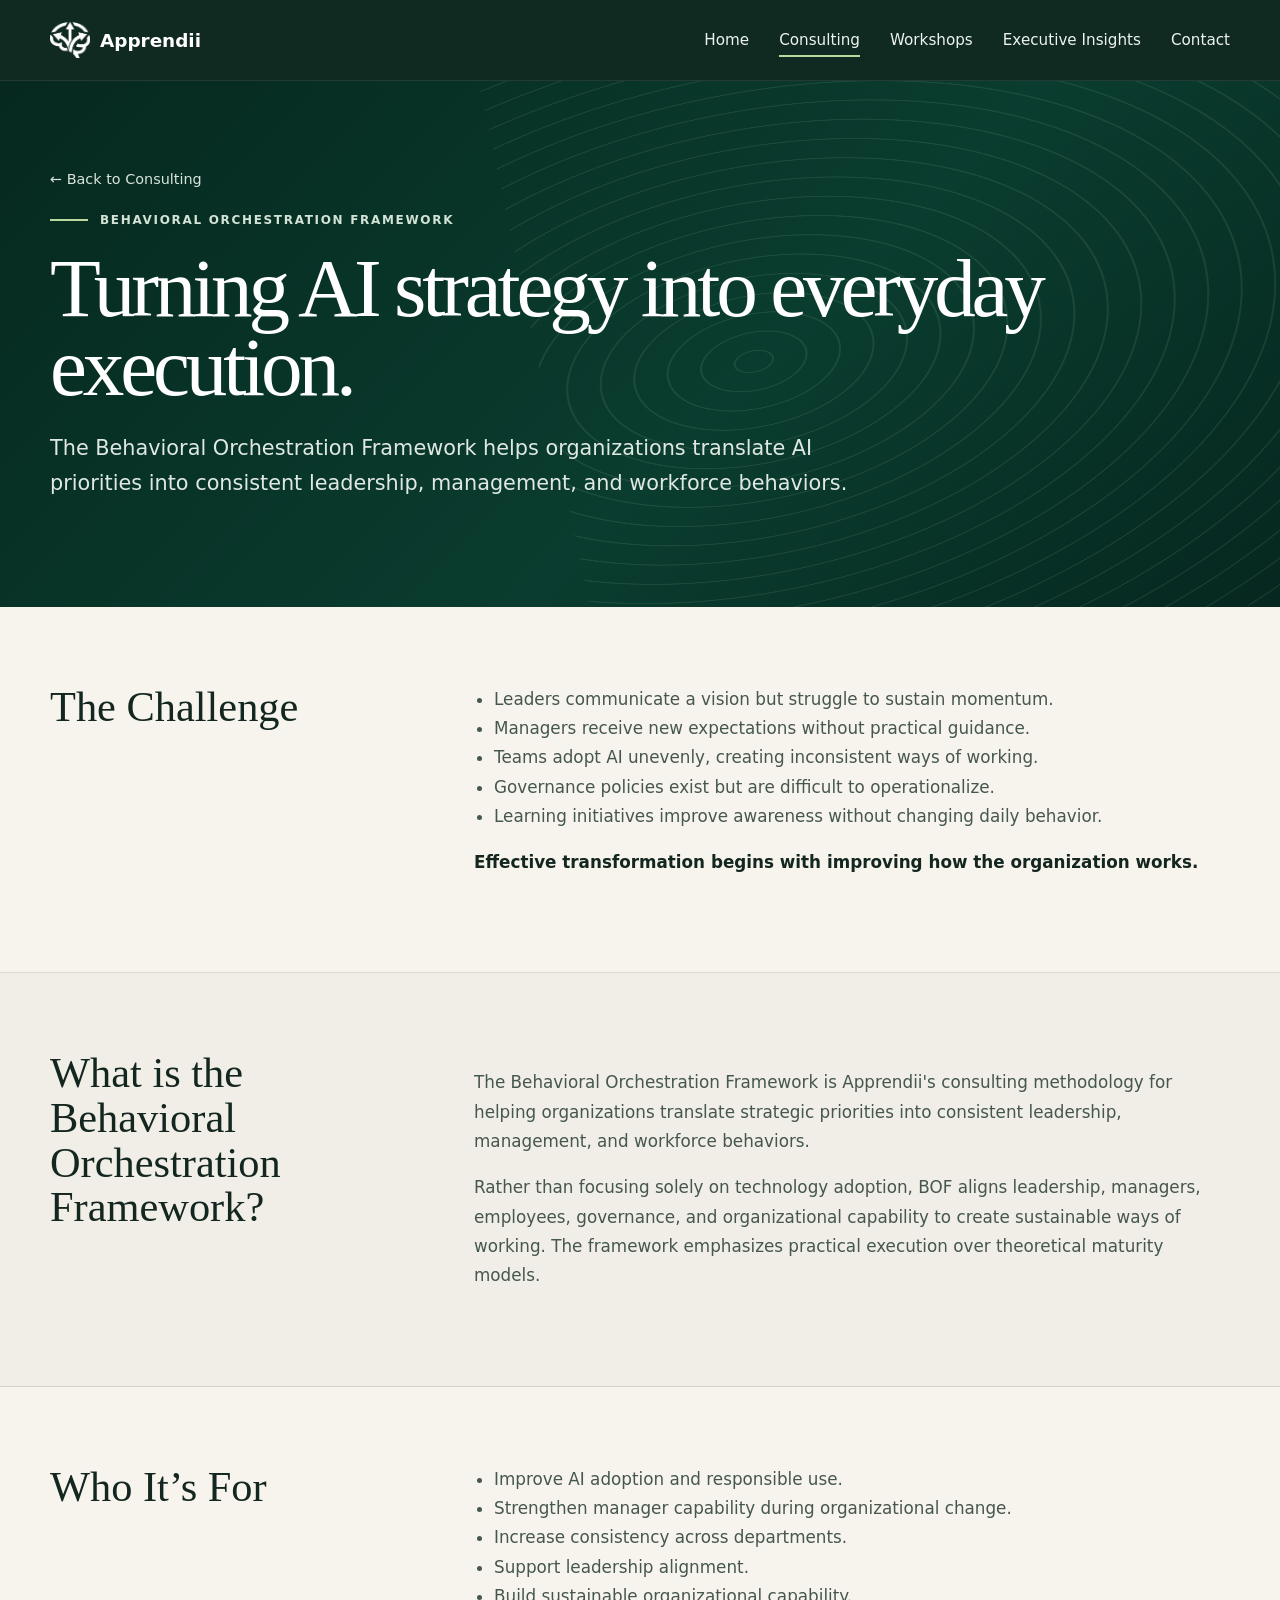
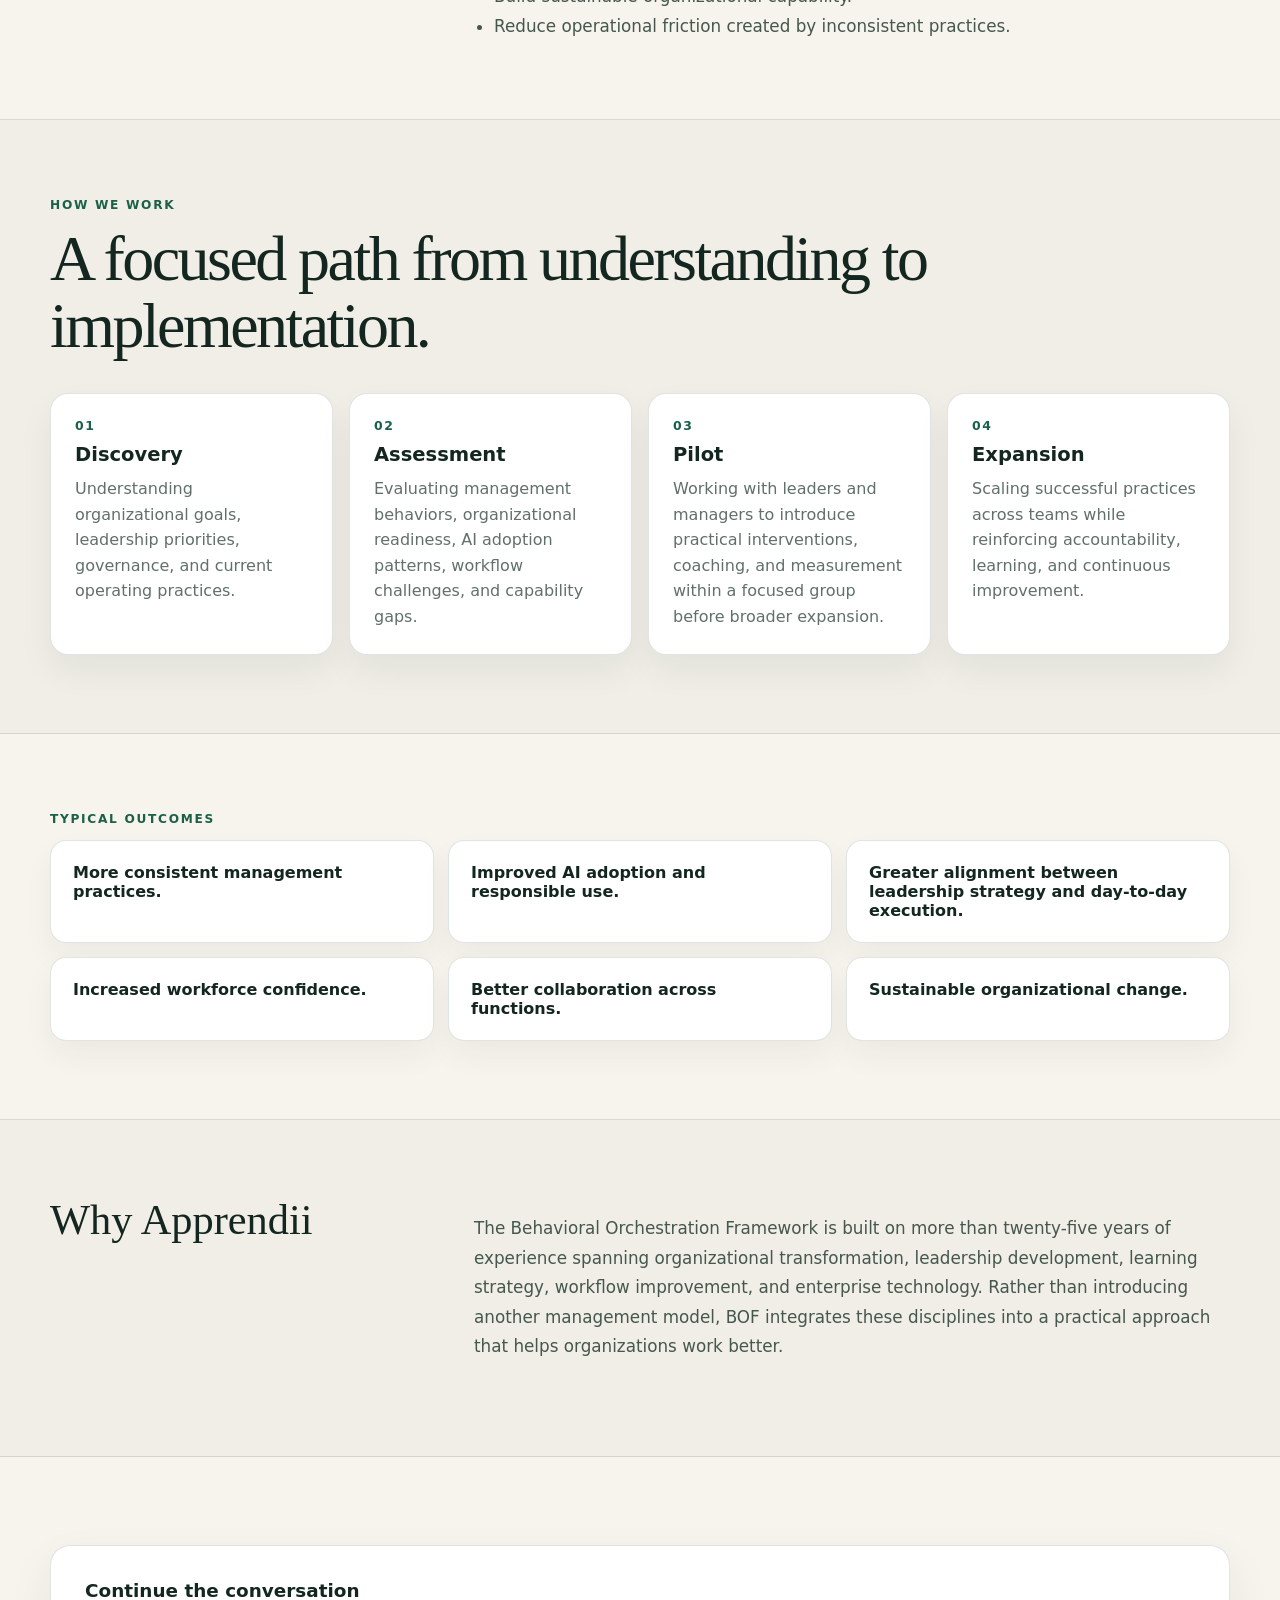
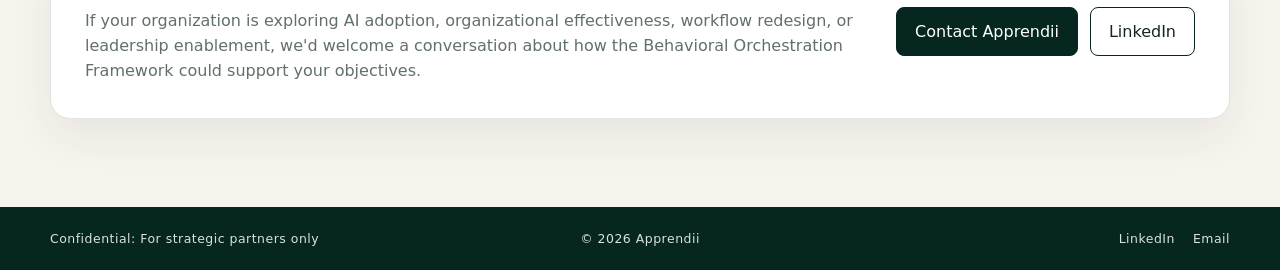
<file: behavioral-orchestration-framework.html>
<!doctype html><html lang="en"><head><meta charset="utf-8"><meta name="viewport" content="width=device-width,initial-scale=1"><title>Behavioral Orchestration Framework | Apprendii</title><meta name="description" content="The Behavioral Orchestration Framework helps organizations translate AI priorities into consistent leadership, management, and workforce behaviors."><link rel="icon" href="assets/images/apprendii-logo-original.png"><link rel="stylesheet" href="assets/css/styles.css"></head><body><header class="site-header"><div class="wrap nav">
<a class="brand" href="index.html"><img src="assets/images/apprendii-logo-white.png" alt="Apprendii logo"><span>Apprendii</span></a>
<button class="menu-toggle" aria-expanded="false" aria-controls="primary-nav" aria-label="Open navigation">Menu</button>
<nav id="primary-nav" class="nav-links" aria-label="Primary navigation"><a class="" href="index.html">Home</a><a class="active" href="consulting.html">Consulting</a><a class="" href="workshops.html">Workshops</a><a class="" href="executive-insights.html">Executive Insights</a><a class="" href="contact.html">Contact</a></nav>
</div></header><main><section class="detail-hero"><div class="wrap"><a class="back" href="consulting.html">← Back to Consulting</a><div class="eyebrow">Behavioral Orchestration Framework</div><h1>Turning AI strategy into everyday execution.</h1><p class="lead">The Behavioral Orchestration Framework helps organizations translate AI priorities into consistent leadership, management, and workforce behaviors.</p></div></section>
<section class="detail-section"><div class="wrap detail-grid"><h2>The Challenge</h2><div><ul><li>Leaders communicate a vision but struggle to sustain momentum.</li><li>Managers receive new expectations without practical guidance.</li><li>Teams adopt AI unevenly, creating inconsistent ways of working.</li><li>Governance policies exist but are difficult to operationalize.</li><li>Learning initiatives improve awareness without changing daily behavior.</li></ul><p class="emphasis">Effective transformation begins with improving how the organization works.</p></div></div></section>
<section class="detail-section alt"><div class="wrap detail-grid"><h2>What is the Behavioral Orchestration Framework?</h2><div><p>The Behavioral Orchestration Framework is Apprendii&#x27;s consulting methodology for helping organizations translate strategic priorities into consistent leadership, management, and workforce behaviors.</p><p>Rather than focusing solely on technology adoption, BOF aligns leadership, managers, employees, governance, and organizational capability to create sustainable ways of working. The framework emphasizes practical execution over theoretical maturity models.</p></div></div></section>
<section class="detail-section"><div class="wrap detail-grid"><h2>Who It’s For</h2><div><ul><li>Improve AI adoption and responsible use.</li><li>Strengthen manager capability during organizational change.</li><li>Increase consistency across departments.</li><li>Support leadership alignment.</li><li>Build sustainable organizational capability.</li><li>Reduce operational friction created by inconsistent practices.</li></ul></div></div></section>
<section class="detail-section alt"><div class="wrap"><div class="kicker">How We Work</div><h2 class="section-title">A focused path from understanding to implementation.</h2><div class="process"><div class="step reveal"><b>01</b><h3>Discovery</h3><p>Understanding organizational goals, leadership priorities, governance, and current operating practices.</p></div><div class="step reveal"><b>02</b><h3>Assessment</h3><p>Evaluating management behaviors, organizational readiness, AI adoption patterns, workflow challenges, and capability gaps.</p></div><div class="step reveal"><b>03</b><h3>Pilot</h3><p>Working with leaders and managers to introduce practical interventions, coaching, and measurement within a focused group before broader expansion.</p></div><div class="step reveal"><b>04</b><h3>Expansion</h3><p>Scaling successful practices across teams while reinforcing accountability, learning, and continuous improvement.</p></div></div></div></section>
<section class="detail-section"><div class="wrap"><div class="kicker">Typical Outcomes</div><div class="outcomes"><div class="outcome reveal">More consistent management practices.</div><div class="outcome reveal">Improved AI adoption and responsible use.</div><div class="outcome reveal">Greater alignment between leadership strategy and day-to-day execution.</div><div class="outcome reveal">Increased workforce confidence.</div><div class="outcome reveal">Better collaboration across functions.</div><div class="outcome reveal">Sustainable organizational change.</div></div></div></section>
<section class="detail-section alt"><div class="wrap detail-grid"><h2>Why Apprendii</h2><div><p>The Behavioral Orchestration Framework is built on more than twenty-five years of experience spanning organizational transformation, leadership development, learning strategy, workflow improvement, and enterprise technology. Rather than introducing another management model, BOF integrates these disciplines into a practical approach that helps organizations work better.</p></div></div></section>
<section class="section"><div class="wrap"><div class="contact-box"><div><h3>Continue the conversation</h3><p>If your organization is exploring AI adoption, organizational effectiveness, workflow redesign, or leadership enablement, we&#x27;d welcome a conversation about how the Behavioral Orchestration Framework could support your objectives.</p></div><div class="actions"><a class="btn primary" href="mailto:hector.martinez@gmail.com">Contact Apprendii</a><a class="btn" href="https://www.linkedin.com/in/hectorm/" target="_blank" rel="noopener">LinkedIn</a></div></div></div></section></main><footer><div class="wrap footer-grid"><div>Confidential: For strategic partners only</div><div>© 2026 Apprendii</div><div class="footer-links"><a href="https://www.linkedin.com/in/hectorm/" target="_blank" rel="noopener">LinkedIn</a><a href="mailto:hector.martinez@gmail.com">Email</a></div></div></footer><script src="assets/js/site.js"></script></body></html>
</file>
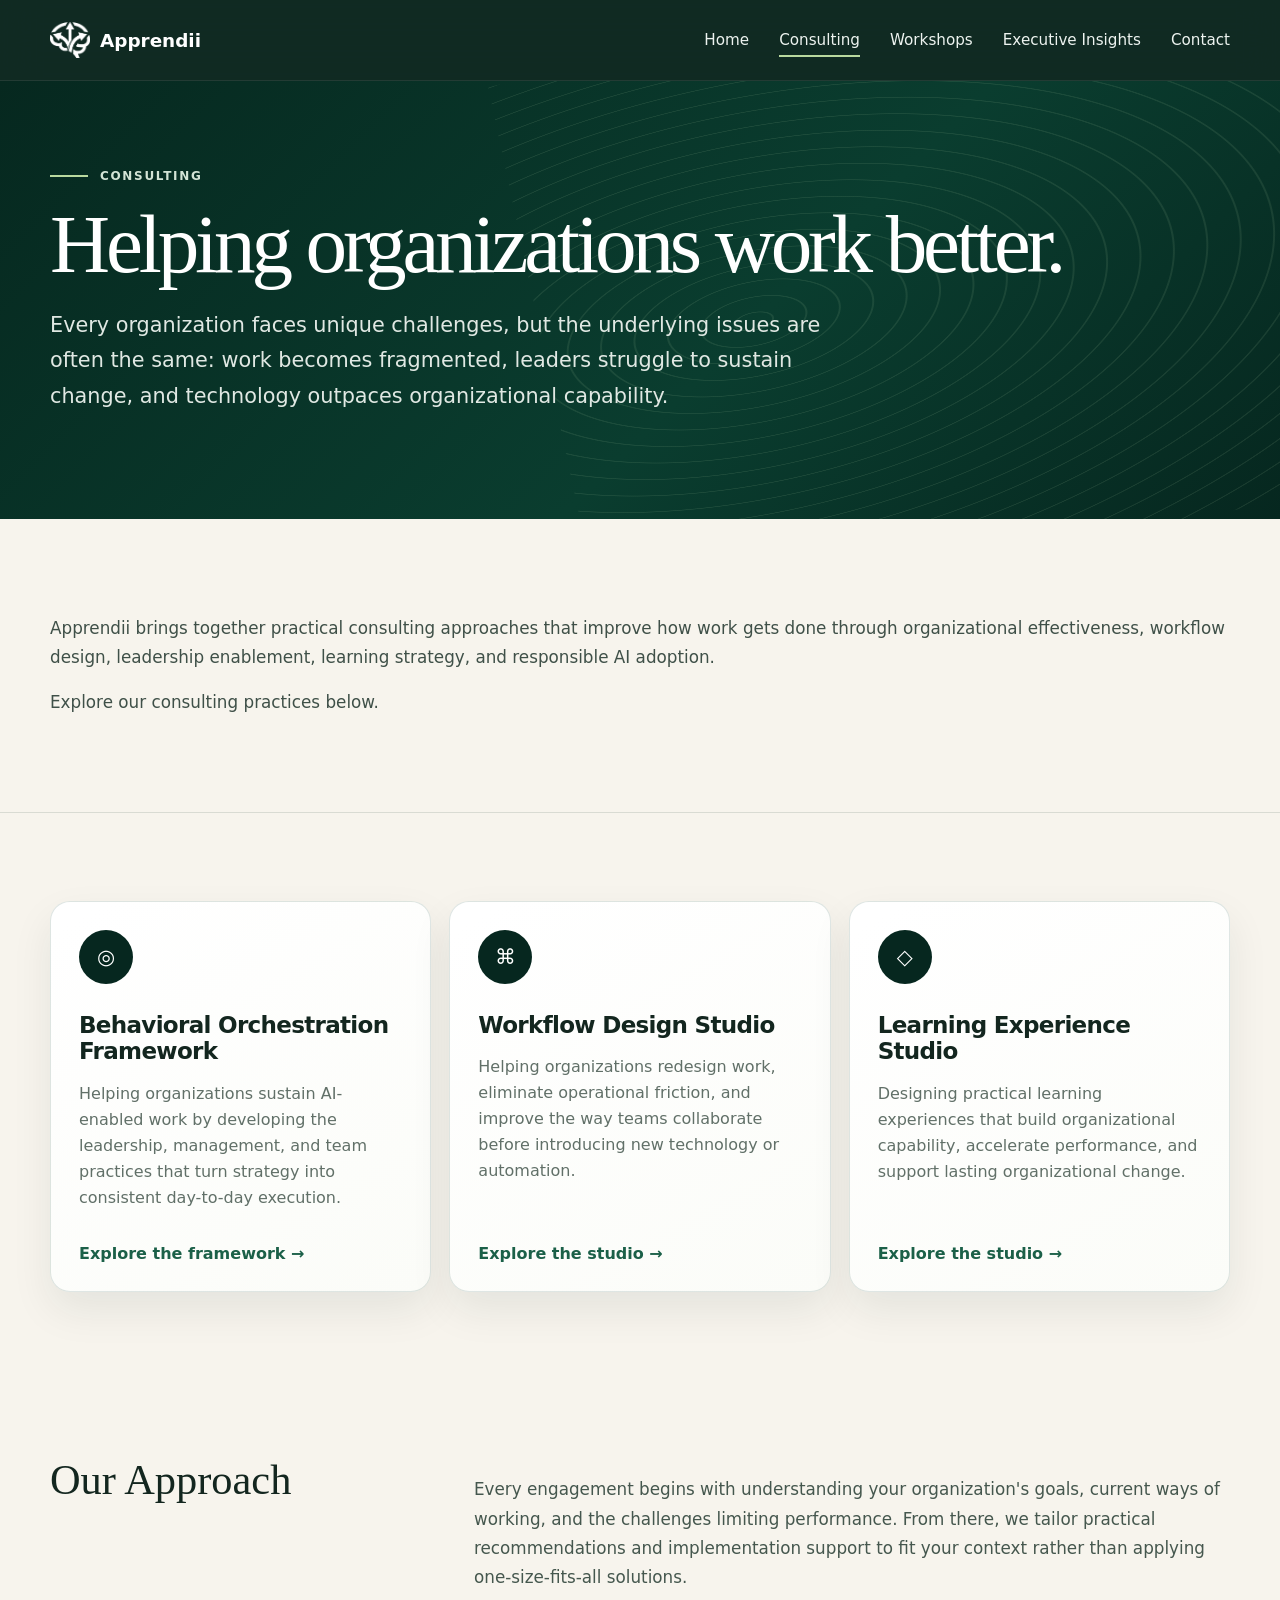
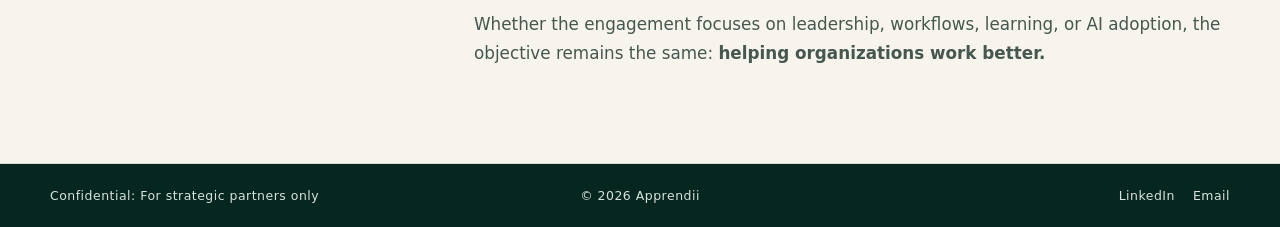
<file: consulting.html>
<!doctype html><html lang="en"><head><meta charset="utf-8"><meta name="viewport" content="width=device-width,initial-scale=1"><title>Consulting | Apprendii</title><meta name="description" content="Apprendii helps organizations work better."><link rel="icon" href="assets/images/apprendii-logo-original.png"><link rel="stylesheet" href="assets/css/styles.css"></head><body><header class="site-header"><div class="wrap nav">
<a class="brand" href="index.html"><img src="assets/images/apprendii-logo-white.png" alt="Apprendii logo"><span>Apprendii</span></a>
<button class="menu-toggle" aria-expanded="false" aria-controls="primary-nav" aria-label="Open navigation">Menu</button>
<nav id="primary-nav" class="nav-links" aria-label="Primary navigation"><a class="" href="index.html">Home</a><a class="active" href="consulting.html">Consulting</a><a class="" href="workshops.html">Workshops</a><a class="" href="executive-insights.html">Executive Insights</a><a class="" href="contact.html">Contact</a></nav>
</div></header><main><section class="detail-hero"><div class="wrap"><div class="eyebrow">Consulting</div><h1>Helping organizations work better.</h1><p class="lead">Every organization faces unique challenges, but the underlying issues are often the same: work becomes fragmented, leaders struggle to sustain change, and technology outpaces organizational capability.</p></div></section>
<section class="detail-section"><div class="wrap intro-copy reveal"><p>Apprendii brings together practical consulting approaches that improve how work gets done through organizational effectiveness, workflow design, leadership enablement, learning strategy, and responsible AI adoption.</p><p>Explore our consulting practices below.</p></div></section>
<section class="section"><div class="wrap"><div class="cards">
<a class="card reveal" href="behavioral-orchestration-framework.html"><div class="icon">◎</div><h3>Behavioral Orchestration Framework</h3><p>Helping organizations sustain AI-enabled work by developing the leadership, management, and team practices that turn strategy into consistent day-to-day execution.</p><span class="arrow">Explore the framework →</span></a>
<a class="card reveal" href="workflow-design-studio.html"><div class="icon">⌘</div><h3>Workflow Design Studio</h3><p>Helping organizations redesign work, eliminate operational friction, and improve the way teams collaborate before introducing new technology or automation.</p><span class="arrow">Explore the studio →</span></a>
<a class="card reveal" href="learning-experience-studio.html"><div class="icon">◇</div><h3>Learning Experience Studio</h3><p>Designing practical learning experiences that build organizational capability, accelerate performance, and support lasting organizational change.</p><span class="arrow">Explore the studio →</span></a>
</div></div></section>
<section class="detail-section"><div class="wrap detail-grid"><h2>Our Approach</h2><div><p>Every engagement begins with understanding your organization's goals, current ways of working, and the challenges limiting performance. From there, we tailor practical recommendations and implementation support to fit your context rather than applying one-size-fits-all solutions.</p><p>Whether the engagement focuses on leadership, workflows, learning, or AI adoption, the objective remains the same: <strong>helping organizations work better.</strong></p></div></div></section></main><footer><div class="wrap footer-grid"><div>Confidential: For strategic partners only</div><div>© 2026 Apprendii</div><div class="footer-links"><a href="https://www.linkedin.com/in/hectorm/" target="_blank" rel="noopener">LinkedIn</a><a href="mailto:hector.martinez@gmail.com">Email</a></div></div></footer><script src="assets/js/site.js"></script></body></html>
</file>
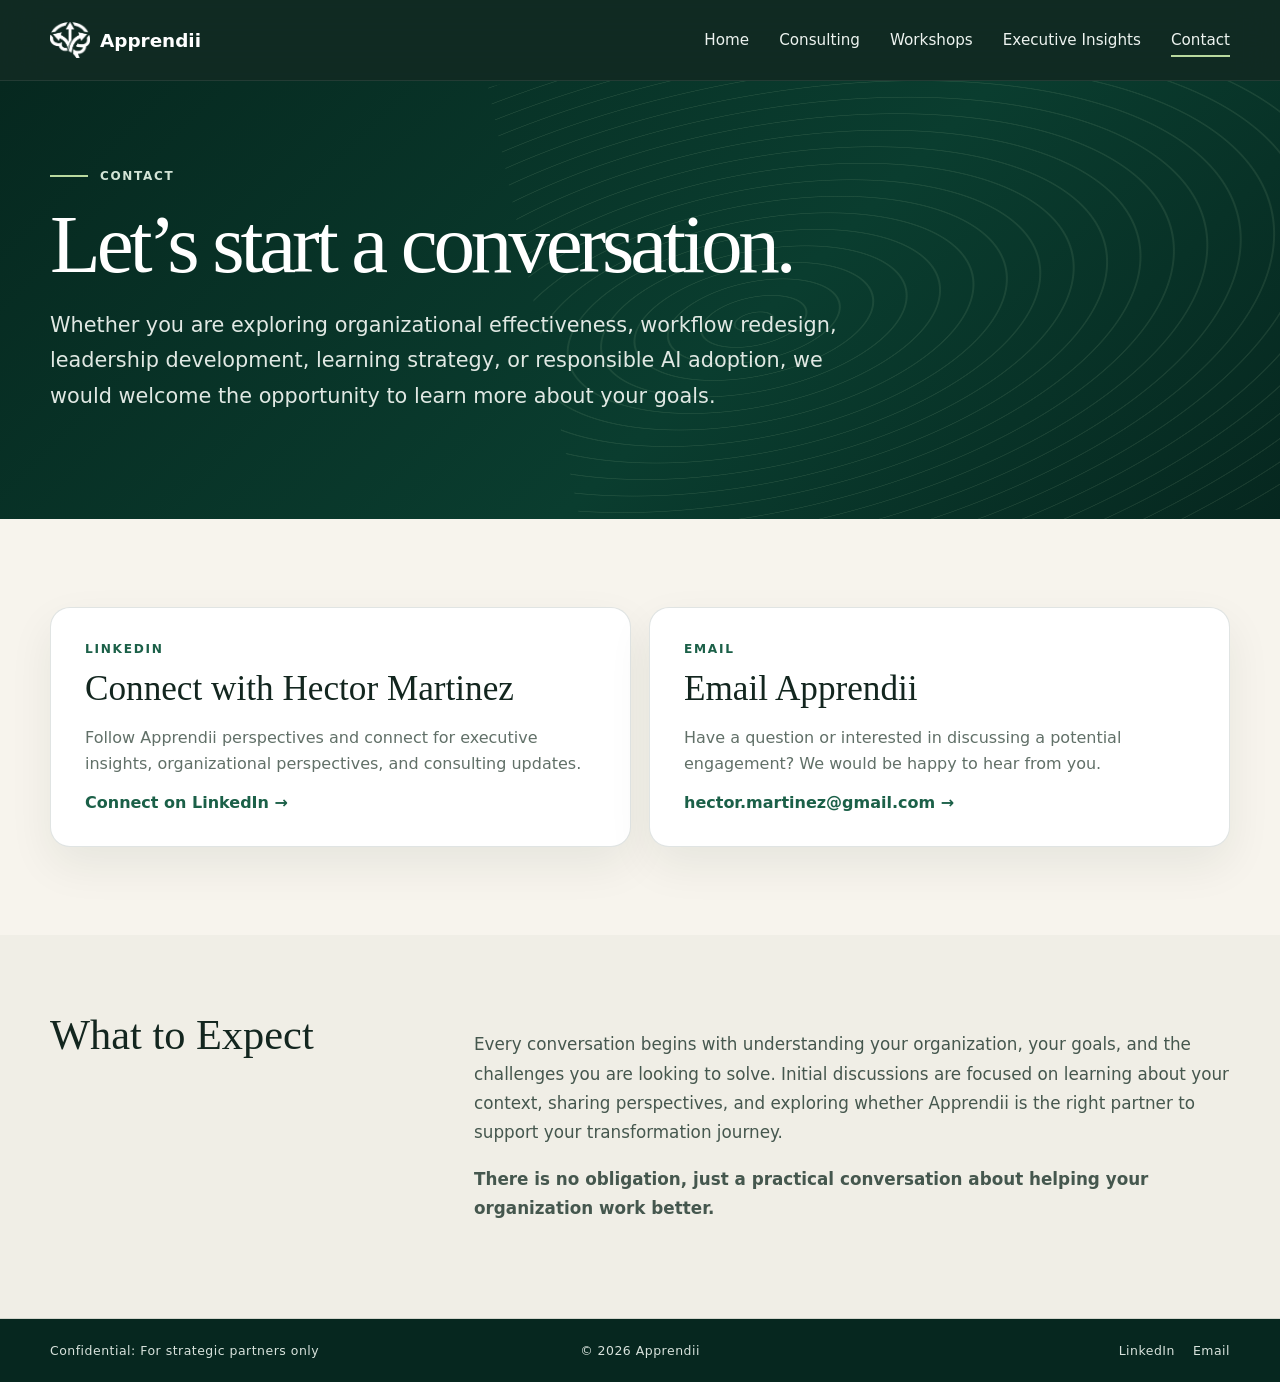
<file: contact.html>
<!doctype html><html lang="en"><head><meta charset="utf-8"><meta name="viewport" content="width=device-width,initial-scale=1"><title>Contact | Apprendii</title><meta name="description" content="Apprendii helps organizations work better."><link rel="icon" href="assets/images/apprendii-logo-original.png"><link rel="stylesheet" href="assets/css/styles.css"></head><body><header class="site-header"><div class="wrap nav">
<a class="brand" href="index.html"><img src="assets/images/apprendii-logo-white.png" alt="Apprendii logo"><span>Apprendii</span></a>
<button class="menu-toggle" aria-expanded="false" aria-controls="primary-nav" aria-label="Open navigation">Menu</button>
<nav id="primary-nav" class="nav-links" aria-label="Primary navigation"><a class="" href="index.html">Home</a><a class="" href="consulting.html">Consulting</a><a class="" href="workshops.html">Workshops</a><a class="" href="executive-insights.html">Executive Insights</a><a class="active" href="contact.html">Contact</a></nav>
</div></header><main><section class="detail-hero"><div class="wrap"><div class="eyebrow">Contact</div><h1>Let’s start a conversation.</h1><p class="lead">Whether you are exploring organizational effectiveness, workflow redesign, leadership development, learning strategy, or responsible AI adoption, we would welcome the opportunity to learn more about your goals.</p></div></section>
<section class="section"><div class="wrap contact-grid"><a class="contact-card reveal" href="https://www.linkedin.com/in/hectorm/" target="_blank" rel="noopener"><div class="kicker">LinkedIn</div><h2>Connect with Hector Martinez</h2><p>Follow Apprendii perspectives and connect for executive insights, organizational perspectives, and consulting updates.</p><span class="text-link">Connect on LinkedIn →</span></a><a class="contact-card reveal" href="mailto:hector.martinez@gmail.com"><div class="kicker">Email</div><h2>Email Apprendii</h2><p>Have a question or interested in discussing a potential engagement? We would be happy to hear from you.</p><span class="text-link">hector.martinez@gmail.com →</span></a></div></section>
<section class="detail-section alt"><div class="wrap detail-grid"><h2>What to Expect</h2><div><p>Every conversation begins with understanding your organization, your goals, and the challenges you are looking to solve. Initial discussions are focused on learning about your context, sharing perspectives, and exploring whether Apprendii is the right partner to support your transformation journey.</p><p><strong>There is no obligation, just a practical conversation about helping your organization work better.</strong></p></div></div></section></main><footer><div class="wrap footer-grid"><div>Confidential: For strategic partners only</div><div>© 2026 Apprendii</div><div class="footer-links"><a href="https://www.linkedin.com/in/hectorm/" target="_blank" rel="noopener">LinkedIn</a><a href="mailto:hector.martinez@gmail.com">Email</a></div></div></footer><script src="assets/js/site.js"></script></body></html>
</file>
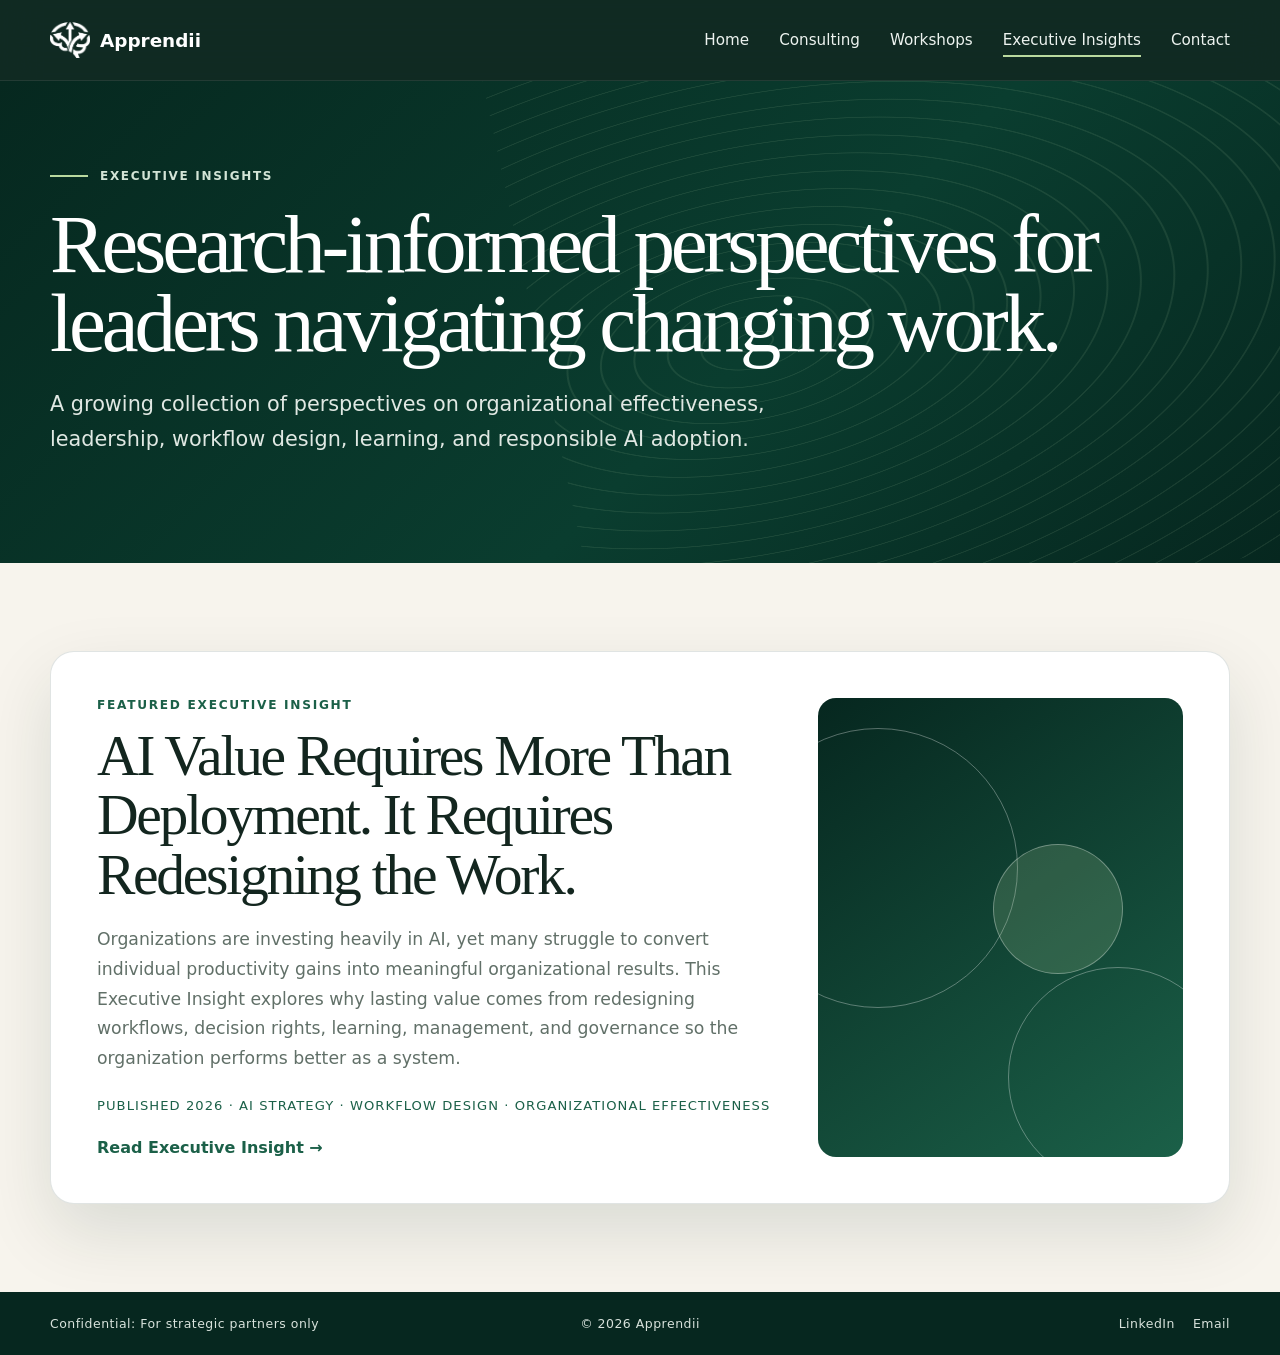
<file: executive-insights.html>
<!doctype html><html lang="en"><head><meta charset="utf-8"><meta name="viewport" content="width=device-width,initial-scale=1"><title>Executive Insights | Apprendii</title><meta name="description" content="Apprendii helps organizations work better."><link rel="icon" href="assets/images/apprendii-logo-original.png"><link rel="stylesheet" href="assets/css/styles.css"></head><body><header class="site-header"><div class="wrap nav">
<a class="brand" href="index.html"><img src="assets/images/apprendii-logo-white.png" alt="Apprendii logo"><span>Apprendii</span></a>
<button class="menu-toggle" aria-expanded="false" aria-controls="primary-nav" aria-label="Open navigation">Menu</button>
<nav id="primary-nav" class="nav-links" aria-label="Primary navigation"><a class="" href="index.html">Home</a><a class="" href="consulting.html">Consulting</a><a class="" href="workshops.html">Workshops</a><a class="active" href="executive-insights.html">Executive Insights</a><a class="" href="contact.html">Contact</a></nav>
</div></header><main><section class="detail-hero"><div class="wrap"><div class="eyebrow">Executive Insights</div><h1>Research-informed perspectives for leaders navigating changing work.</h1><p class="lead">A growing collection of perspectives on organizational effectiveness, leadership, workflow design, learning, and responsible AI adoption.</p></div></section>
<section class="section"><div class="wrap"><div class="featured-insight reveal"><div><div class="kicker">Featured Executive Insight</div><h2>AI Value Requires More Than Deployment. It Requires Redesigning the Work.</h2><p>Organizations are investing heavily in AI, yet many struggle to convert individual productivity gains into meaningful organizational results. This Executive Insight explores why lasting value comes from redesigning workflows, decision rights, learning, management, and governance so the organization performs better as a system.</p><div class="meta">Published 2026 · AI Strategy · Workflow Design · Organizational Effectiveness</div><a class="text-link" href="ai-value-work-redesign.html">Read Executive Insight →</a></div><div class="insight-art" aria-hidden="true"><span></span><span></span><span></span></div></div></div></section></main><footer><div class="wrap footer-grid"><div>Confidential: For strategic partners only</div><div>© 2026 Apprendii</div><div class="footer-links"><a href="https://www.linkedin.com/in/hectorm/" target="_blank" rel="noopener">LinkedIn</a><a href="mailto:hector.martinez@gmail.com">Email</a></div></div></footer><script src="assets/js/site.js"></script></body></html>
</file>
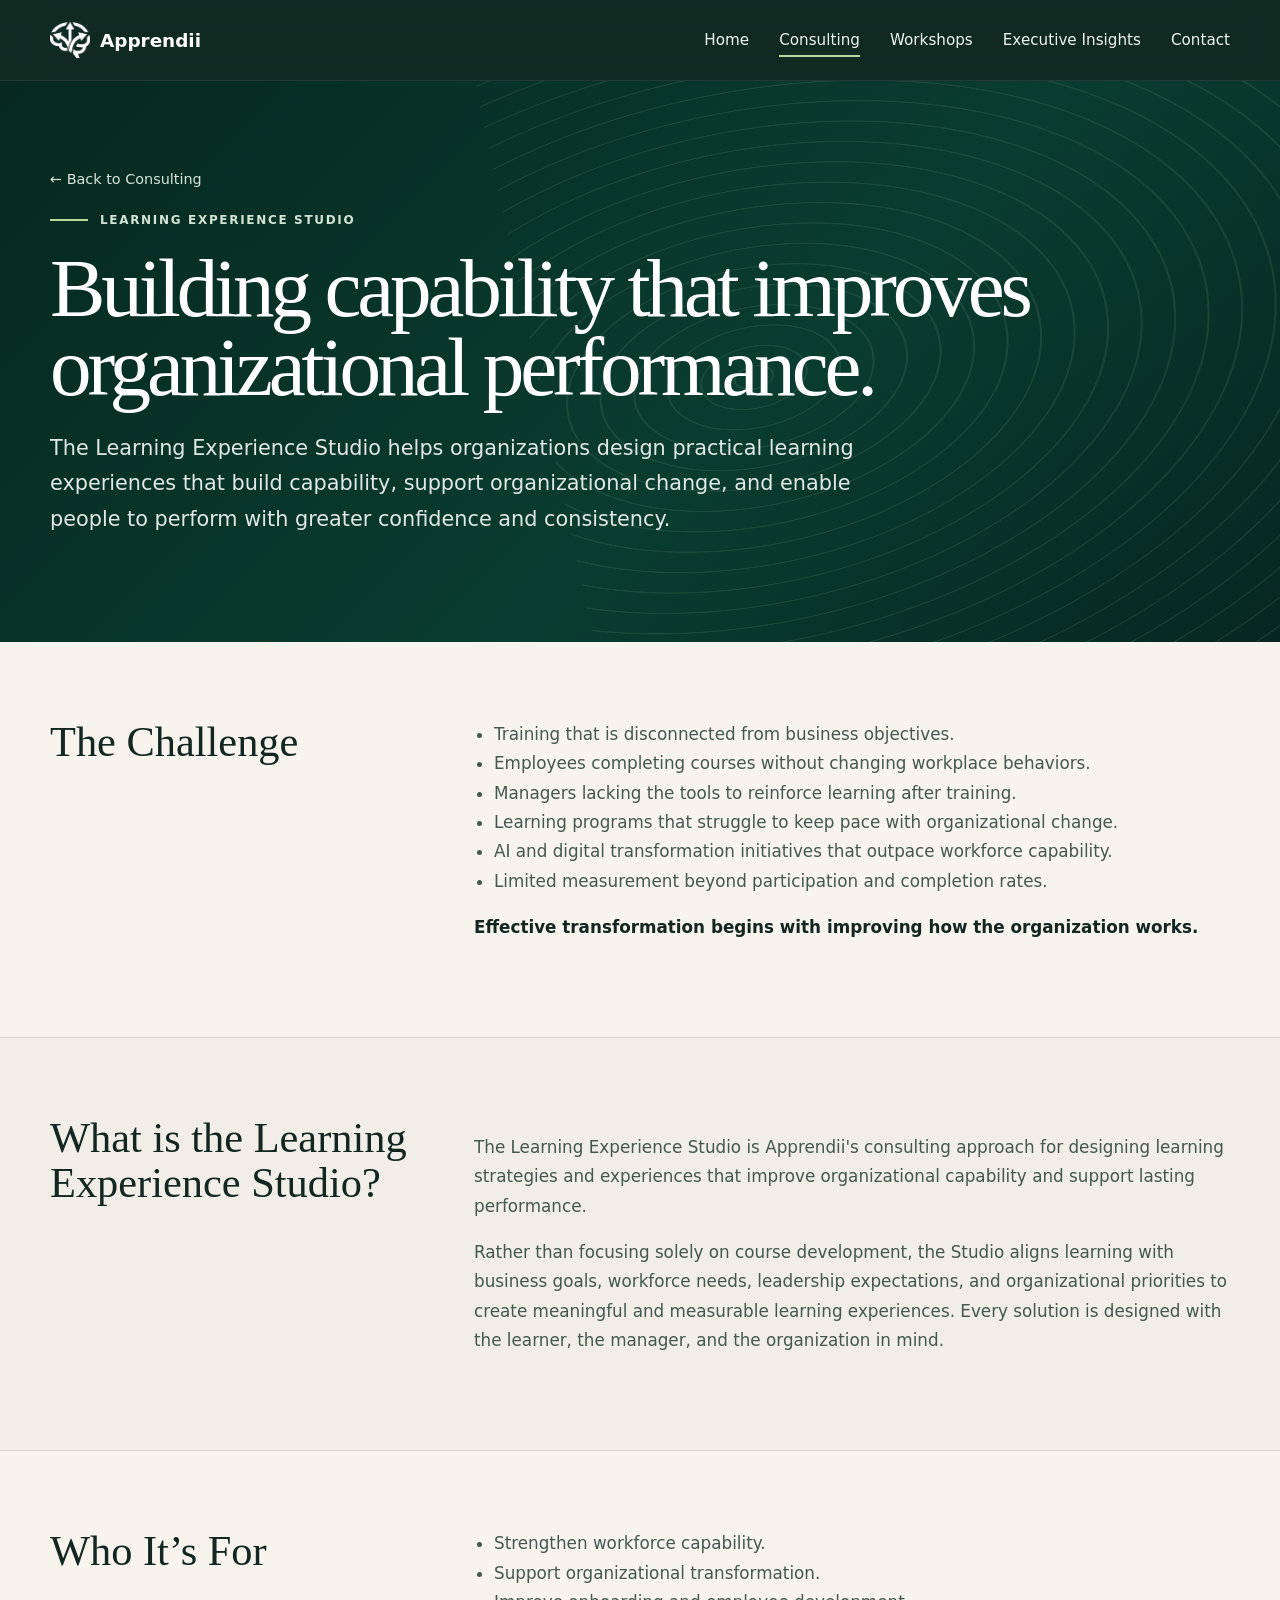
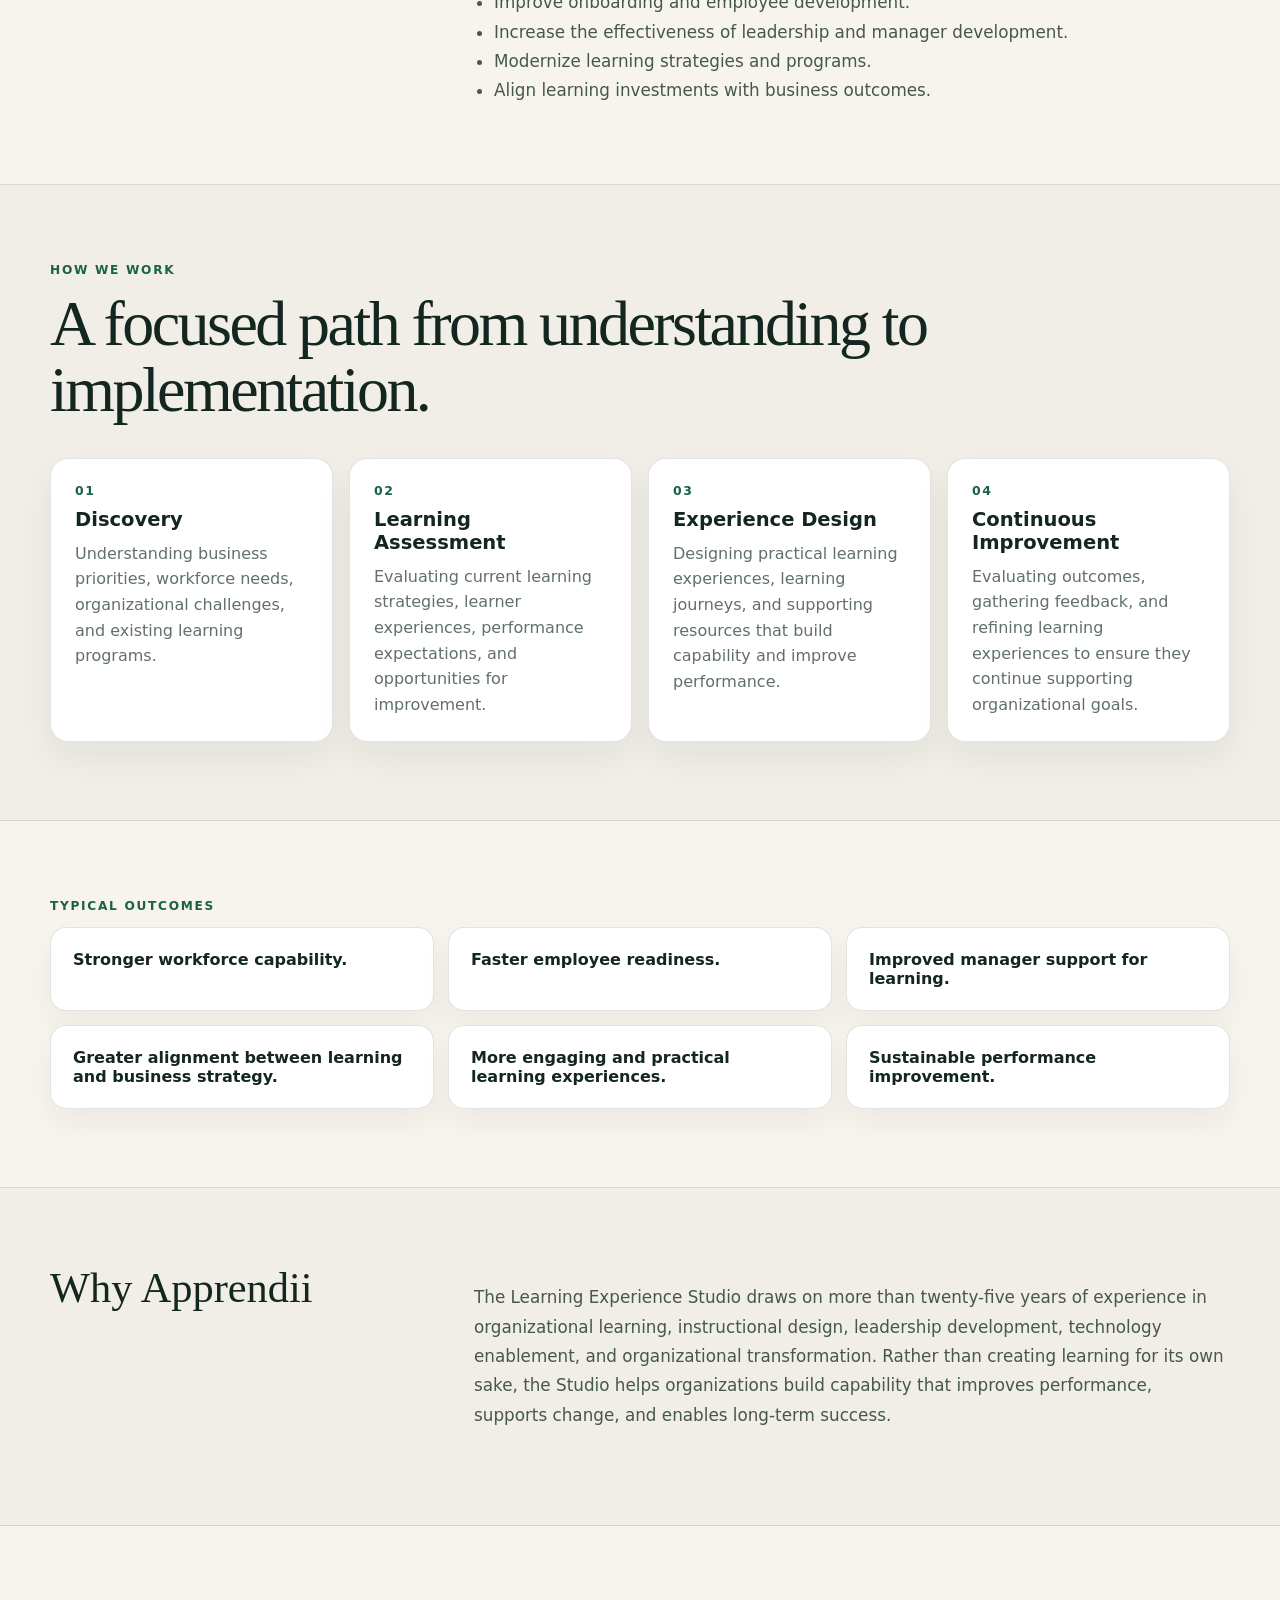
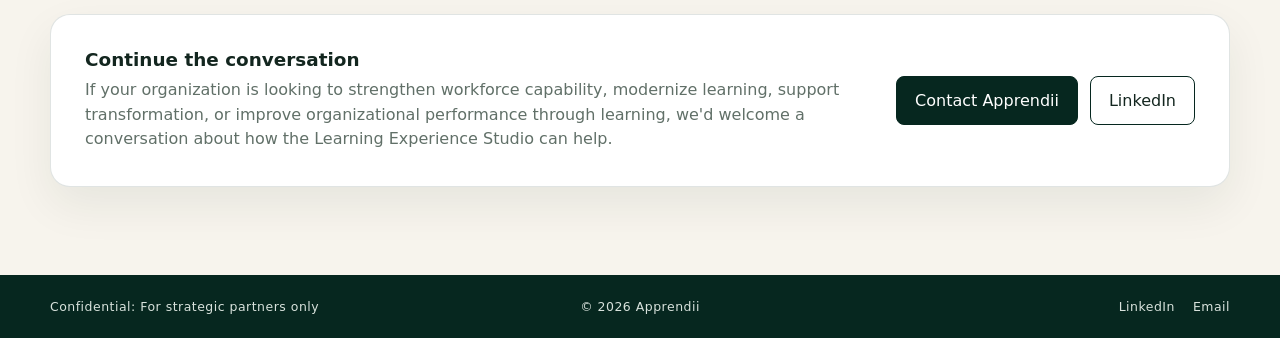
<file: learning-experience-studio.html>
<!doctype html><html lang="en"><head><meta charset="utf-8"><meta name="viewport" content="width=device-width,initial-scale=1"><title>Learning Experience Studio | Apprendii</title><meta name="description" content="The Learning Experience Studio helps organizations design practical learning experiences that build capability, support organizational change, and enable people to perform with greater confidence and consistency."><link rel="icon" href="assets/images/apprendii-logo-original.png"><link rel="stylesheet" href="assets/css/styles.css"></head><body><header class="site-header"><div class="wrap nav">
<a class="brand" href="index.html"><img src="assets/images/apprendii-logo-white.png" alt="Apprendii logo"><span>Apprendii</span></a>
<button class="menu-toggle" aria-expanded="false" aria-controls="primary-nav" aria-label="Open navigation">Menu</button>
<nav id="primary-nav" class="nav-links" aria-label="Primary navigation"><a class="" href="index.html">Home</a><a class="active" href="consulting.html">Consulting</a><a class="" href="workshops.html">Workshops</a><a class="" href="executive-insights.html">Executive Insights</a><a class="" href="contact.html">Contact</a></nav>
</div></header><main><section class="detail-hero"><div class="wrap"><a class="back" href="consulting.html">← Back to Consulting</a><div class="eyebrow">Learning Experience Studio</div><h1>Building capability that improves organizational performance.</h1><p class="lead">The Learning Experience Studio helps organizations design practical learning experiences that build capability, support organizational change, and enable people to perform with greater confidence and consistency.</p></div></section>
<section class="detail-section"><div class="wrap detail-grid"><h2>The Challenge</h2><div><ul><li>Training that is disconnected from business objectives.</li><li>Employees completing courses without changing workplace behaviors.</li><li>Managers lacking the tools to reinforce learning after training.</li><li>Learning programs that struggle to keep pace with organizational change.</li><li>AI and digital transformation initiatives that outpace workforce capability.</li><li>Limited measurement beyond participation and completion rates.</li></ul><p class="emphasis">Effective transformation begins with improving how the organization works.</p></div></div></section>
<section class="detail-section alt"><div class="wrap detail-grid"><h2>What is the Learning Experience Studio?</h2><div><p>The Learning Experience Studio is Apprendii&#x27;s consulting approach for designing learning strategies and experiences that improve organizational capability and support lasting performance.</p><p>Rather than focusing solely on course development, the Studio aligns learning with business goals, workforce needs, leadership expectations, and organizational priorities to create meaningful and measurable learning experiences. Every solution is designed with the learner, the manager, and the organization in mind.</p></div></div></section>
<section class="detail-section"><div class="wrap detail-grid"><h2>Who It’s For</h2><div><ul><li>Strengthen workforce capability.</li><li>Support organizational transformation.</li><li>Improve onboarding and employee development.</li><li>Increase the effectiveness of leadership and manager development.</li><li>Modernize learning strategies and programs.</li><li>Align learning investments with business outcomes.</li></ul></div></div></section>
<section class="detail-section alt"><div class="wrap"><div class="kicker">How We Work</div><h2 class="section-title">A focused path from understanding to implementation.</h2><div class="process"><div class="step reveal"><b>01</b><h3>Discovery</h3><p>Understanding business priorities, workforce needs, organizational challenges, and existing learning programs.</p></div><div class="step reveal"><b>02</b><h3>Learning Assessment</h3><p>Evaluating current learning strategies, learner experiences, performance expectations, and opportunities for improvement.</p></div><div class="step reveal"><b>03</b><h3>Experience Design</h3><p>Designing practical learning experiences, learning journeys, and supporting resources that build capability and improve performance.</p></div><div class="step reveal"><b>04</b><h3>Continuous Improvement</h3><p>Evaluating outcomes, gathering feedback, and refining learning experiences to ensure they continue supporting organizational goals.</p></div></div></div></section>
<section class="detail-section"><div class="wrap"><div class="kicker">Typical Outcomes</div><div class="outcomes"><div class="outcome reveal">Stronger workforce capability.</div><div class="outcome reveal">Faster employee readiness.</div><div class="outcome reveal">Improved manager support for learning.</div><div class="outcome reveal">Greater alignment between learning and business strategy.</div><div class="outcome reveal">More engaging and practical learning experiences.</div><div class="outcome reveal">Sustainable performance improvement.</div></div></div></section>
<section class="detail-section alt"><div class="wrap detail-grid"><h2>Why Apprendii</h2><div><p>The Learning Experience Studio draws on more than twenty-five years of experience in organizational learning, instructional design, leadership development, technology enablement, and organizational transformation. Rather than creating learning for its own sake, the Studio helps organizations build capability that improves performance, supports change, and enables long-term success.</p></div></div></section>
<section class="section"><div class="wrap"><div class="contact-box"><div><h3>Continue the conversation</h3><p>If your organization is looking to strengthen workforce capability, modernize learning, support transformation, or improve organizational performance through learning, we&#x27;d welcome a conversation about how the Learning Experience Studio can help.</p></div><div class="actions"><a class="btn primary" href="mailto:hector.martinez@gmail.com">Contact Apprendii</a><a class="btn" href="https://www.linkedin.com/in/hectorm/" target="_blank" rel="noopener">LinkedIn</a></div></div></div></section></main><footer><div class="wrap footer-grid"><div>Confidential: For strategic partners only</div><div>© 2026 Apprendii</div><div class="footer-links"><a href="https://www.linkedin.com/in/hectorm/" target="_blank" rel="noopener">LinkedIn</a><a href="mailto:hector.martinez@gmail.com">Email</a></div></div></footer><script src="assets/js/site.js"></script></body></html>
</file>
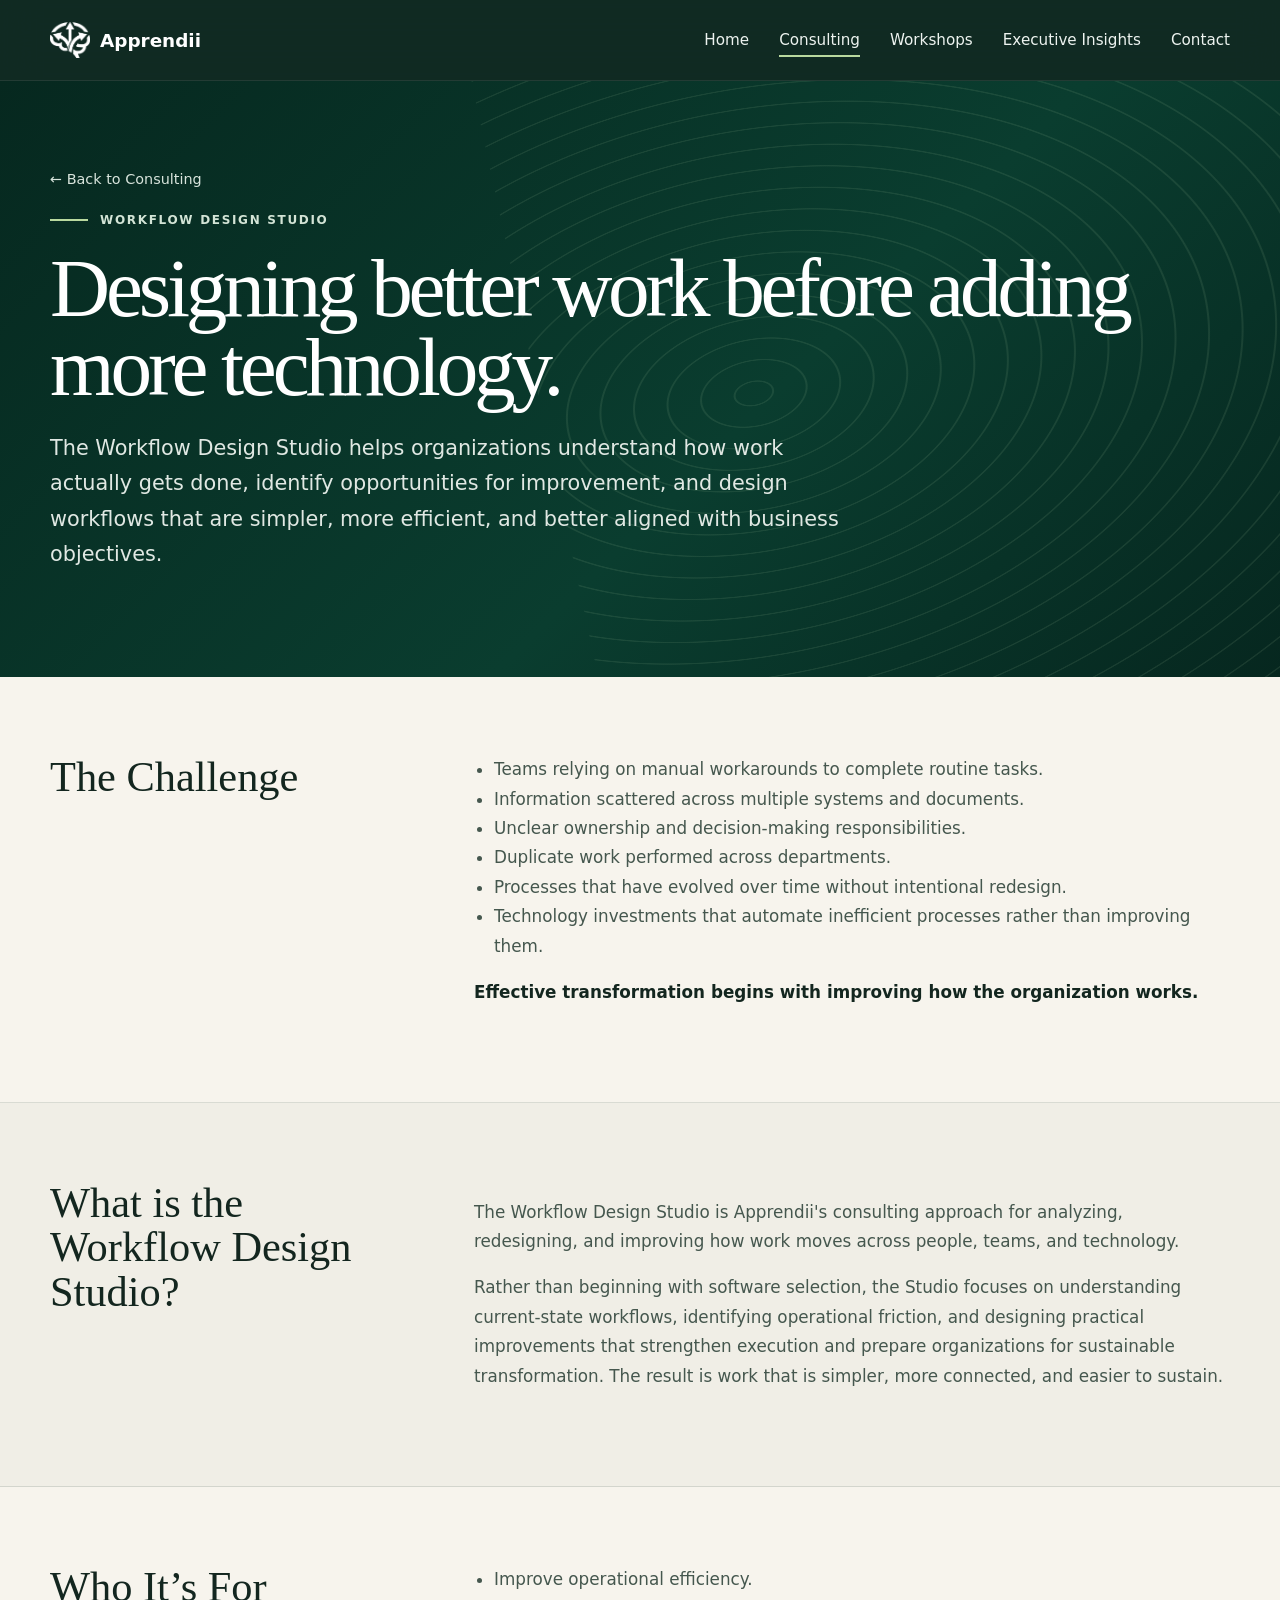
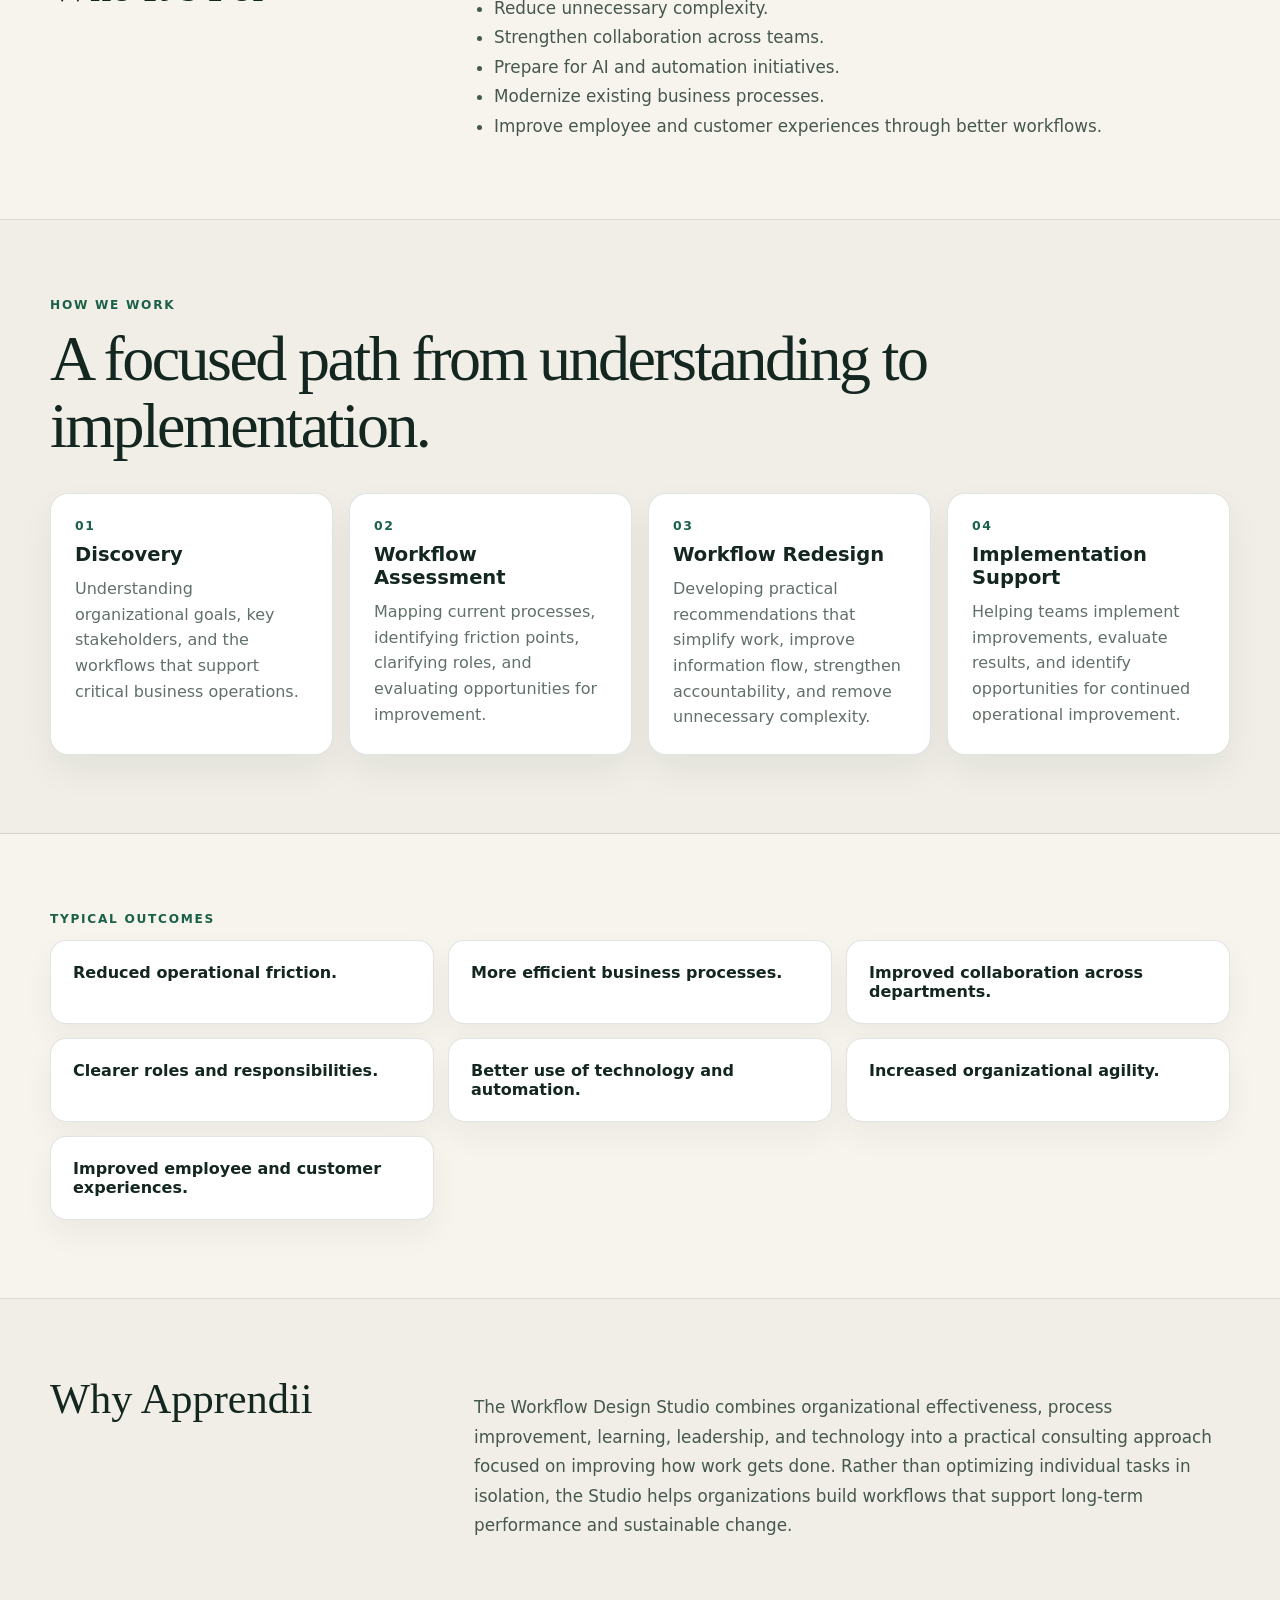
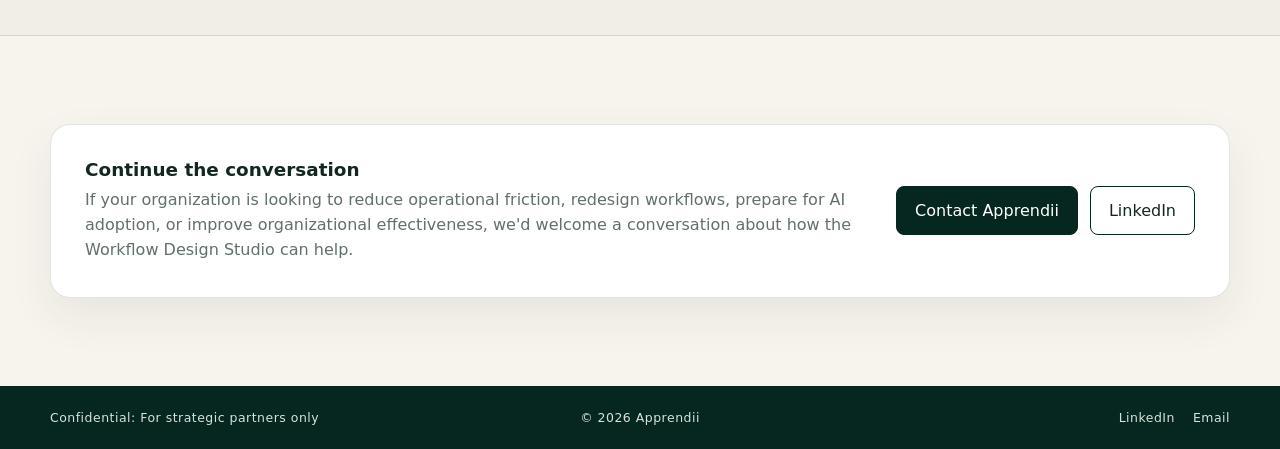
<file: workflow-design-studio.html>
<!doctype html><html lang="en"><head><meta charset="utf-8"><meta name="viewport" content="width=device-width,initial-scale=1"><title>Workflow Design Studio | Apprendii</title><meta name="description" content="The Workflow Design Studio helps organizations understand how work actually gets done, identify opportunities for improvement, and design workflows that are simpler, more efficient, and better aligned with business objectives."><link rel="icon" href="assets/images/apprendii-logo-original.png"><link rel="stylesheet" href="assets/css/styles.css"></head><body><header class="site-header"><div class="wrap nav">
<a class="brand" href="index.html"><img src="assets/images/apprendii-logo-white.png" alt="Apprendii logo"><span>Apprendii</span></a>
<button class="menu-toggle" aria-expanded="false" aria-controls="primary-nav" aria-label="Open navigation">Menu</button>
<nav id="primary-nav" class="nav-links" aria-label="Primary navigation"><a class="" href="index.html">Home</a><a class="active" href="consulting.html">Consulting</a><a class="" href="workshops.html">Workshops</a><a class="" href="executive-insights.html">Executive Insights</a><a class="" href="contact.html">Contact</a></nav>
</div></header><main><section class="detail-hero"><div class="wrap"><a class="back" href="consulting.html">← Back to Consulting</a><div class="eyebrow">Workflow Design Studio</div><h1>Designing better work before adding more technology.</h1><p class="lead">The Workflow Design Studio helps organizations understand how work actually gets done, identify opportunities for improvement, and design workflows that are simpler, more efficient, and better aligned with business objectives.</p></div></section>
<section class="detail-section"><div class="wrap detail-grid"><h2>The Challenge</h2><div><ul><li>Teams relying on manual workarounds to complete routine tasks.</li><li>Information scattered across multiple systems and documents.</li><li>Unclear ownership and decision-making responsibilities.</li><li>Duplicate work performed across departments.</li><li>Processes that have evolved over time without intentional redesign.</li><li>Technology investments that automate inefficient processes rather than improving them.</li></ul><p class="emphasis">Effective transformation begins with improving how the organization works.</p></div></div></section>
<section class="detail-section alt"><div class="wrap detail-grid"><h2>What is the Workflow Design Studio?</h2><div><p>The Workflow Design Studio is Apprendii&#x27;s consulting approach for analyzing, redesigning, and improving how work moves across people, teams, and technology.</p><p>Rather than beginning with software selection, the Studio focuses on understanding current-state workflows, identifying operational friction, and designing practical improvements that strengthen execution and prepare organizations for sustainable transformation. The result is work that is simpler, more connected, and easier to sustain.</p></div></div></section>
<section class="detail-section"><div class="wrap detail-grid"><h2>Who It’s For</h2><div><ul><li>Improve operational efficiency.</li><li>Reduce unnecessary complexity.</li><li>Strengthen collaboration across teams.</li><li>Prepare for AI and automation initiatives.</li><li>Modernize existing business processes.</li><li>Improve employee and customer experiences through better workflows.</li></ul></div></div></section>
<section class="detail-section alt"><div class="wrap"><div class="kicker">How We Work</div><h2 class="section-title">A focused path from understanding to implementation.</h2><div class="process"><div class="step reveal"><b>01</b><h3>Discovery</h3><p>Understanding organizational goals, key stakeholders, and the workflows that support critical business operations.</p></div><div class="step reveal"><b>02</b><h3>Workflow Assessment</h3><p>Mapping current processes, identifying friction points, clarifying roles, and evaluating opportunities for improvement.</p></div><div class="step reveal"><b>03</b><h3>Workflow Redesign</h3><p>Developing practical recommendations that simplify work, improve information flow, strengthen accountability, and remove unnecessary complexity.</p></div><div class="step reveal"><b>04</b><h3>Implementation Support</h3><p>Helping teams implement improvements, evaluate results, and identify opportunities for continued operational improvement.</p></div></div></div></section>
<section class="detail-section"><div class="wrap"><div class="kicker">Typical Outcomes</div><div class="outcomes"><div class="outcome reveal">Reduced operational friction.</div><div class="outcome reveal">More efficient business processes.</div><div class="outcome reveal">Improved collaboration across departments.</div><div class="outcome reveal">Clearer roles and responsibilities.</div><div class="outcome reveal">Better use of technology and automation.</div><div class="outcome reveal">Increased organizational agility.</div><div class="outcome reveal">Improved employee and customer experiences.</div></div></div></section>
<section class="detail-section alt"><div class="wrap detail-grid"><h2>Why Apprendii</h2><div><p>The Workflow Design Studio combines organizational effectiveness, process improvement, learning, leadership, and technology into a practical consulting approach focused on improving how work gets done. Rather than optimizing individual tasks in isolation, the Studio helps organizations build workflows that support long-term performance and sustainable change.</p></div></div></section>
<section class="section"><div class="wrap"><div class="contact-box"><div><h3>Continue the conversation</h3><p>If your organization is looking to reduce operational friction, redesign workflows, prepare for AI adoption, or improve organizational effectiveness, we&#x27;d welcome a conversation about how the Workflow Design Studio can help.</p></div><div class="actions"><a class="btn primary" href="mailto:hector.martinez@gmail.com">Contact Apprendii</a><a class="btn" href="https://www.linkedin.com/in/hectorm/" target="_blank" rel="noopener">LinkedIn</a></div></div></div></section></main><footer><div class="wrap footer-grid"><div>Confidential: For strategic partners only</div><div>© 2026 Apprendii</div><div class="footer-links"><a href="https://www.linkedin.com/in/hectorm/" target="_blank" rel="noopener">LinkedIn</a><a href="mailto:hector.martinez@gmail.com">Email</a></div></div></footer><script src="assets/js/site.js"></script></body></html>
</file>
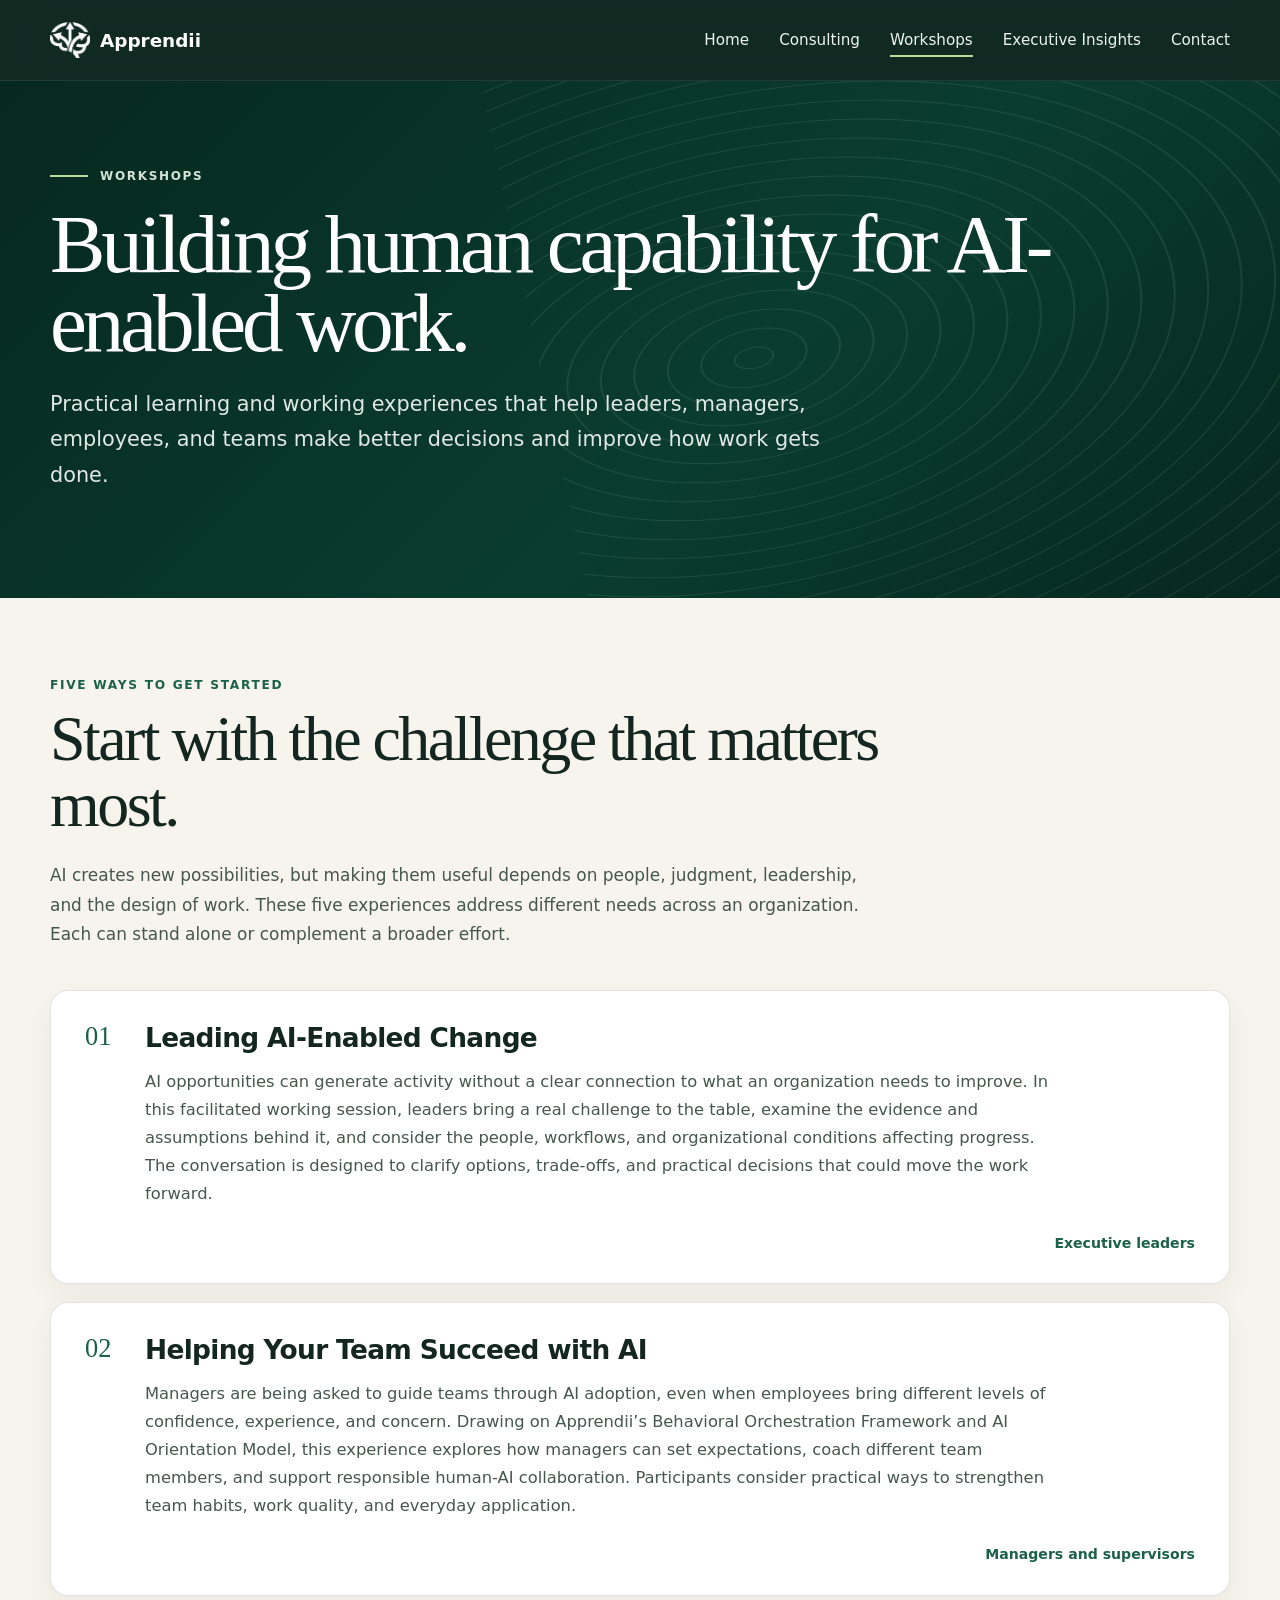
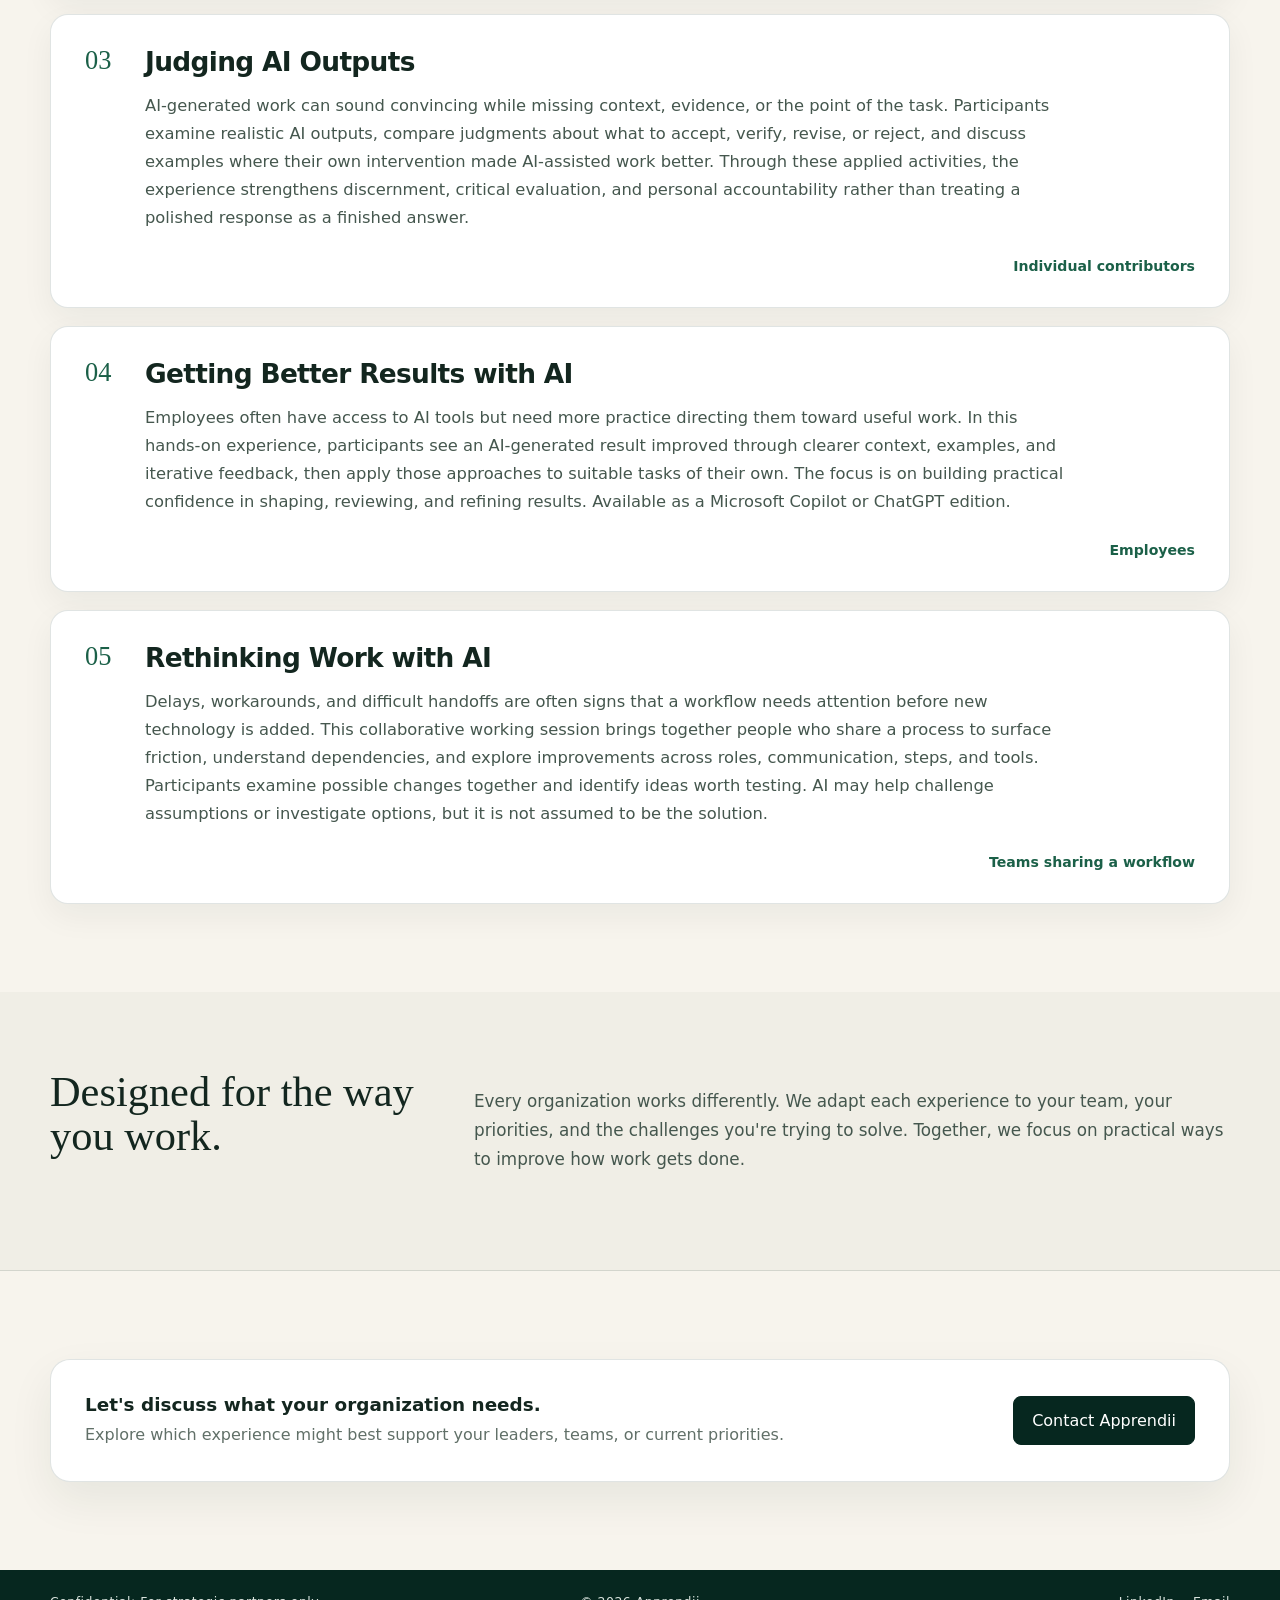
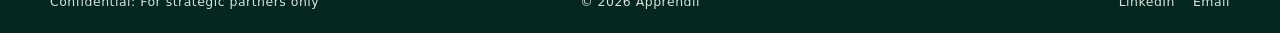
<file: workshops.html>
<!doctype html>
<html lang="en">
<head>
  <meta charset="utf-8">
  <meta name="viewport" content="width=device-width,initial-scale=1">
  <title>Workshops | Apprendii</title>
  <meta name="description" content="Explore five practical Apprendii workshops for AI-enabled leadership, manager support, human judgment, AI proficiency, and workflow improvement.">
  <link rel="icon" href="assets/images/apprendii-logo-original.png">
  <link rel="stylesheet" href="assets/css/styles.css">
</head>
<body>
  <header class="site-header"><div class="wrap nav">
    <a class="brand" href="index.html"><img src="assets/images/apprendii-logo-white.png" alt="Apprendii logo"><span>Apprendii</span></a>
    <button class="menu-toggle" aria-expanded="false" aria-controls="primary-nav" aria-label="Open navigation">Menu</button>
    <nav id="primary-nav" class="nav-links" aria-label="Primary navigation"><a class="" href="index.html">Home</a><a class="" href="consulting.html">Consulting</a><a class="active" aria-current="page" href="workshops.html">Workshops</a><a class="" href="executive-insights.html">Executive Insights</a><a class="" href="contact.html">Contact</a></nav>
  </div></header>
  <main>
    <section class="detail-hero"><div class="wrap">
      <div class="eyebrow">Workshops</div>
      <h1>Building human capability for AI-enabled work.</h1>
      <p class="lead">Practical learning and working experiences that help leaders, managers, employees, and teams make better decisions and improve how work gets done.</p>
    </div></section>
    <section class="section workshops-section"><div class="wrap">
      <div class="workshops-intro reveal">
        <div class="kicker">Five ways to get started</div>
        <h2>Start with the challenge that matters most.</h2>
        <p>AI creates new possibilities, but making them useful depends on people, judgment, leadership, and the design of work. These five experiences address different needs across an organization. Each can stand alone or complement a broader effort.</p>
      </div>
      <div class="workshop-list">
      <section class="workshop-item reveal" aria-labelledby="workshop-01">
        <div class="workshop-number" aria-hidden="true">01</div>
        <div class="workshop-body">
          <h2 id="workshop-01">Leading AI-Enabled Change</h2>
          <p>AI opportunities can generate activity without a clear connection to what an organization needs to improve. In this facilitated working session, leaders bring a real challenge to the table, examine the evidence and assumptions behind it, and consider the people, workflows, and organizational conditions affecting progress. The conversation is designed to clarify options, trade-offs, and practical decisions that could move the work forward.</p>
          <p class="workshop-audience">Executive leaders</p>
        </div>
      </section>
      <section class="workshop-item reveal" aria-labelledby="workshop-02">
        <div class="workshop-number" aria-hidden="true">02</div>
        <div class="workshop-body">
          <h2 id="workshop-02">Helping Your Team Succeed with AI</h2>
          <p>Managers are being asked to guide teams through AI adoption, even when employees bring different levels of confidence, experience, and concern. Drawing on Apprendii’s Behavioral Orchestration Framework and AI Orientation Model, this experience explores how managers can set expectations, coach different team members, and support responsible human-AI collaboration. Participants consider practical ways to strengthen team habits, work quality, and everyday application.</p>
          <p class="workshop-audience">Managers and supervisors</p>
        </div>
      </section>
      <section class="workshop-item reveal" aria-labelledby="workshop-03">
        <div class="workshop-number" aria-hidden="true">03</div>
        <div class="workshop-body">
          <h2 id="workshop-03">Judging AI Outputs</h2>
          <p>AI-generated work can sound convincing while missing context, evidence, or the point of the task. Participants examine realistic AI outputs, compare judgments about what to accept, verify, revise, or reject, and discuss examples where their own intervention made AI-assisted work better. Through these applied activities, the experience strengthens discernment, critical evaluation, and personal accountability rather than treating a polished response as a finished answer.</p>
          <p class="workshop-audience">Individual contributors</p>
        </div>
      </section>
      <section class="workshop-item reveal" aria-labelledby="workshop-04">
        <div class="workshop-number" aria-hidden="true">04</div>
        <div class="workshop-body">
          <h2 id="workshop-04">Getting Better Results with AI</h2>
          <p>Employees often have access to AI tools but need more practice directing them toward useful work. In this hands-on experience, participants see an AI-generated result improved through clearer context, examples, and iterative feedback, then apply those approaches to suitable tasks of their own. The focus is on building practical confidence in shaping, reviewing, and refining results. Available as a Microsoft Copilot or ChatGPT edition.</p>
          <p class="workshop-audience">Employees</p>
        </div>
      </section>
      <section class="workshop-item reveal" aria-labelledby="workshop-05">
        <div class="workshop-number" aria-hidden="true">05</div>
        <div class="workshop-body">
          <h2 id="workshop-05">Rethinking Work with AI</h2>
          <p>Delays, workarounds, and difficult handoffs are often signs that a workflow needs attention before new technology is added. This collaborative working session brings together people who share a process to surface friction, understand dependencies, and explore improvements across roles, communication, steps, and tools. Participants examine possible changes together and identify ideas worth testing. AI may help challenge assumptions or investigate options, but it is not assumed to be the solution.</p>
          <p class="workshop-audience">Teams sharing a workflow</p>
        </div>
      </section>
      </div>
    </div></section>
    <section class="detail-section alt"><div class="wrap detail-grid reveal">
      <h2>Designed for the way you work.</h2>
      <div><p>Every organization works differently. We adapt each experience to your team, your priorities, and the challenges you're trying to solve. Together, we focus on practical ways to improve how work gets done.</p></div>
    </div></section>
    <section class="section"><div class="wrap"><div class="contact-box reveal">
      <div><h3>Let's discuss what your organization needs.</h3><p>Explore which experience might best support your leaders, teams, or current priorities.</p></div>
      <div class="actions"><a class="btn primary" href="contact.html">Contact Apprendii</a></div>
    </div></div></section>
  </main>
  <footer><div class="wrap footer-grid"><div>Confidential: For strategic partners only</div><div>© 2026 Apprendii</div><div class="footer-links"><a href="https://www.linkedin.com/in/hectorm/" target="_blank" rel="noopener">LinkedIn</a><a href="mailto:hector.martinez@gmail.com">Email</a></div></div></footer>
  <script src="assets/js/site.js"></script>
</body>
</html>
</file>
<file: assets/css/styles.css>
:root{--deep:#06271f;--deep2:#0a3b2e;--green:#1b6048;--sage:#b9d99f;--cream:#f7f4ed;--paper:#fff;--ink:#13261f;--muted:#617068;--line:rgba(17,52,40,.13);--shadow:0 28px 70px rgba(9,42,32,.12)}
*{box-sizing:border-box}html{scroll-behavior:smooth}body{margin:0;font-family:Inter,ui-sans-serif,system-ui,-apple-system,"Segoe UI",sans-serif;background:var(--cream);color:var(--ink)}a{color:inherit;text-decoration:none}.wrap{width:min(1180px,calc(100% - 40px));margin:auto}.narrow{width:min(840px,calc(100% - 40px))}
.site-header{position:sticky;top:0;z-index:30;background:rgba(4,31,24,.95);backdrop-filter:blur(18px);border-bottom:1px solid rgba(255,255,255,.08)}.nav{height:80px;display:flex;align-items:center;justify-content:space-between;gap:24px}.brand{display:flex;align-items:center;gap:10px;color:#fff;font-weight:750;font-size:1.15rem}.brand img{width:40px;height:40px;object-fit:contain}.nav-links{display:flex;align-items:center;gap:30px;color:#edf3ef;font-size:.95rem}.nav-links a{position:relative;padding:10px 0}.nav-links a:after{content:"";position:absolute;left:0;right:100%;bottom:2px;height:2px;background:var(--sage);transition:.3s}.nav-links a:hover:after,.nav-links a.active:after{right:0}.menu-toggle{display:none;background:none;color:#fff;border:1px solid rgba(255,255,255,.25);border-radius:8px;padding:9px 12px}
.hero,.detail-hero,.article-hero{position:relative;overflow:hidden;background:linear-gradient(135deg,#06281f 0%,#0a3d2f 58%,#06271f 100%);color:#fff}.hero{padding:84px 0 120px}.detail-hero{padding:88px 0 84px}.article-hero{padding:82px 0 76px}.hero:before,.detail-hero:before,.article-hero:before{content:"";position:absolute;inset:-20% -8% auto 42%;height:130%;background:repeating-radial-gradient(ellipse at 25% 50%,transparent 0 18px,rgba(184,215,168,.15) 19px 20px,transparent 21px 34px);transform:rotate(-12deg);opacity:.7;animation:flow 18s ease-in-out infinite alternate;pointer-events:none}@keyframes flow{to{transform:rotate(-6deg) translate3d(-35px,20px,0)}}.hero-copy,.detail-hero .wrap,.article-hero .wrap{position:relative;z-index:2}.eyebrow{display:flex;align-items:center;gap:12px;color:#d3e4d6;text-transform:uppercase;letter-spacing:.14em;font-size:.75rem;font-weight:700}.eyebrow:before{content:"";width:38px;height:2px;background:var(--sage)}h1,h2{font-family:Georgia,"Times New Roman",serif;font-weight:500}.hero h1{font-size:clamp(4rem,8.6vw,7.5rem);line-height:.9;letter-spacing:-.055em;margin:24px 0 28px}.detail-hero h1,.article-hero h1{font-size:clamp(3.2rem,6.5vw,6.1rem);line-height:.95;letter-spacing:-.05em;margin:22px 0 24px}.hero h1 span{color:var(--sage)}.lead{font-size:clamp(1.05rem,1.7vw,1.3rem);line-height:1.7;color:#e0e8e3;max-width:820px}.back{display:inline-flex;gap:8px;align-items:center;color:#d8e4dc;margin-bottom:26px;font-size:.9rem}
.perspective-card{position:relative;z-index:4;margin-top:-62px;background:#fff;border:1px solid var(--line);border-radius:22px;box-shadow:var(--shadow);padding:42px 48px;display:grid;grid-template-columns:1fr 1fr;gap:48px;align-items:center}.perspective-card>div+div{border-left:1px solid var(--line);padding-left:48px}.kicker{text-transform:uppercase;letter-spacing:.14em;font-size:.76rem;color:var(--green);font-weight:760;margin-bottom:14px}.perspective-card h2{font-size:clamp(1.75rem,3vw,2.7rem);line-height:1.14;margin:0}.perspective-card p,.intro-copy p{font-size:1.05rem;line-height:1.72;color:#3f5048}.section{padding:88px 0}.section.compact{padding-top:0}.section-head{margin-bottom:34px}.section-head h2,.section-title{font-size:clamp(2.35rem,5vw,4.1rem);line-height:1.04;letter-spacing:-.04em;margin:0}.cards{display:grid;grid-template-columns:repeat(3,1fr);gap:18px}.card{position:relative;display:flex;flex-direction:column;min-height:360px;padding:28px;border-radius:20px;border:1px solid rgba(13,64,48,.13);background:linear-gradient(150deg,#fff 5%,#fbfcf8 100%);box-shadow:0 18px 42px rgba(9,42,32,.08);overflow:hidden;transition:transform .42s cubic-bezier(.2,.8,.2,1),box-shadow .42s,border-color .35s,background .35s}.card:before{content:"";position:absolute;inset:auto -70px -120px auto;width:260px;height:260px;border-radius:50%;background:radial-gradient(circle,rgba(164,205,138,.36),transparent 70%);transform:scale(.7);opacity:0;transition:.45s}.card:hover{transform:translateY(-12px);box-shadow:0 30px 70px rgba(9,42,32,.17);border-color:rgba(27,96,72,.38);background:linear-gradient(150deg,#fff 0%,#edf6e7 100%)}.card:hover:before{transform:scale(1.2);opacity:1}.icon{width:54px;height:54px;border-radius:50%;background:var(--deep);color:#fff;display:grid;place-items:center;font-size:1.3rem;transition:.35s}.card:hover .icon{transform:scale(1.07)}.card h3{font-size:1.44rem;line-height:1.15;letter-spacing:-.03em;margin:28px 0 16px}.card p{line-height:1.62;color:var(--muted);margin:0 0 34px}.arrow,.text-link{margin-top:auto;color:var(--green);font-weight:750;transition:.3s}.card:hover .arrow{transform:translateX(6px)}
.cred{background:var(--deep);color:#fff;border-radius:22px;padding:34px 38px;display:grid;grid-template-columns:.8fr 1.5fr 1fr;gap:34px;align-items:center}.metric{font-family:Georgia,serif;font-size:4.5rem;line-height:.9;color:var(--sage)}.metric small{font-family:Inter,sans-serif;display:block;font-size:.68rem;line-height:1.5;letter-spacing:.1em;text-transform:uppercase;color:#fff;margin-top:12px}.companies{line-height:1.8;font-size:.82rem;font-weight:700;letter-spacing:.04em}.positioning{font-weight:760;line-height:1.8;text-transform:uppercase;font-size:.84rem;letter-spacing:.08em}.contact-box{display:grid;grid-template-columns:1.4fr auto;gap:30px;align-items:center;background:#fff;border:1px solid var(--line);border-radius:20px;padding:34px;box-shadow:0 18px 45px rgba(9,42,32,.07)}.contact-box h3{font-size:1.15rem;margin:0 0 8px}.contact-box p{margin:0;color:var(--muted);line-height:1.55}.actions{display:flex;gap:12px;flex-wrap:wrap}.btn{display:inline-flex;align-items:center;justify-content:center;gap:10px;padding:14px 18px;border-radius:8px;border:1px solid var(--deep);transition:.25s}.btn.primary{background:var(--deep);color:#fff}.btn:hover{transform:translateY(-2px);box-shadow:0 12px 28px rgba(9,42,32,.15)}
.detail-section{padding:78px 0;border-bottom:1px solid var(--line)}.detail-section.alt{background:#f0eee6}.detail-grid{display:grid;grid-template-columns:.65fr 1.35fr;gap:60px}.detail-grid h2{font-size:2.65rem;line-height:1.05;margin:0}.detail-grid p,.detail-grid li{font-size:1.05rem;line-height:1.75;color:#45574e}.detail-grid ul{margin:0;padding-left:20px}.emphasis{font-weight:700;color:var(--ink)!important}.process{display:grid;grid-template-columns:repeat(4,1fr);gap:16px;margin-top:34px}.step{background:#fff;border:1px solid var(--line);border-radius:18px;padding:24px;box-shadow:0 16px 35px rgba(9,42,32,.06)}.step b{display:block;color:var(--green);font-size:.78rem;letter-spacing:.13em;text-transform:uppercase;margin-bottom:10px}.step h3{margin:0 0 10px;font-size:1.22rem}.step p{margin:0;color:var(--muted);line-height:1.6}.outcomes{display:grid;grid-template-columns:repeat(3,1fr);gap:14px}.outcome{background:#fff;border:1px solid var(--line);border-radius:16px;padding:22px;font-weight:700;box-shadow:0 14px 30px rgba(9,42,32,.05)}
.featured-insight{display:grid;grid-template-columns:1.3fr .7fr;gap:44px;background:#fff;border:1px solid var(--line);border-radius:24px;padding:46px;box-shadow:var(--shadow)}.featured-insight h2{font-size:clamp(2.3rem,4.5vw,4rem);line-height:1.04;letter-spacing:-.04em;margin:0 0 20px}.featured-insight p{font-size:1.08rem;line-height:1.72;color:var(--muted)}.meta{font-size:.82rem;line-height:1.5;text-transform:uppercase;letter-spacing:.08em;color:var(--green);margin:22px 0}.meta.light{color:#d6e3db}.insight-art{position:relative;min-height:350px;border-radius:18px;background:linear-gradient(145deg,var(--deep),var(--green));overflow:hidden}.insight-art span{position:absolute;border:1px solid rgba(255,255,255,.32);border-radius:50%}.insight-art span:nth-child(1){width:280px;height:280px;left:-80px;top:30px}.insight-art span:nth-child(2){width:220px;height:220px;right:-45px;bottom:-30px}.insight-art span:nth-child(3){width:130px;height:130px;left:48%;top:32%;background:rgba(185,217,159,.18)}
.contact-grid{display:grid;grid-template-columns:1fr 1fr;gap:18px}.contact-card{background:#fff;border:1px solid var(--line);border-radius:20px;padding:34px;box-shadow:0 18px 45px rgba(9,42,32,.07);transition:.35s}.contact-card:hover{transform:translateY(-8px);box-shadow:0 28px 60px rgba(9,42,32,.13)}.contact-card h2{font-size:2.2rem;line-height:1.1;margin:0 0 14px}.contact-card p{color:var(--muted);line-height:1.65}.article{padding:76px 0}.article p,.article li{font-family:Georgia,"Times New Roman",serif;font-size:1.18rem;line-height:1.85;color:#34473e}.article h2{font-size:2.8rem;line-height:1.08;margin:72px 0 22px}.article h3{font-size:1.55rem;line-height:1.25;margin:46px 0 14px}.article ul{padding-left:24px}.source-link{font-family:Inter,system-ui,sans-serif!important;font-size:.92rem!important;padding:14px 0;border-bottom:1px solid var(--line)}.source-link a{color:var(--green);word-break:break-word}.article-cta{margin-top:72px;padding:34px;background:#fff;border:1px solid var(--line);border-radius:20px}.article-cta h2{margin:0 0 12px;font-size:2.2rem}.article-cta p{font-family:Inter,system-ui,sans-serif;font-size:1rem;line-height:1.65;color:var(--muted)}
footer{background:var(--deep);color:#d8e2dc;padding:24px 0;font-size:.78rem;letter-spacing:.04em}.footer-grid{display:grid;grid-template-columns:1fr auto 1fr;gap:20px;align-items:center}.footer-grid>div:nth-child(2){text-align:center}.footer-links{display:flex;justify-content:flex-end;gap:18px}.reveal{opacity:0;transform:translateY(28px);transition:opacity .8s ease,transform .8s ease}.reveal.visible{opacity:1;transform:none}
@media(max-width:900px){.menu-toggle{display:block}.nav-links{display:none;position:absolute;left:20px;right:20px;top:70px;flex-direction:column;align-items:flex-start;gap:4px;padding:18px;background:#0b3328;border:1px solid rgba(255,255,255,.1);border-radius:14px}.nav-links.open{display:flex}.perspective-card,.detail-grid,.cred,.contact-box,.featured-insight,.contact-grid{grid-template-columns:1fr}.perspective-card>div+div{border-left:0;border-top:1px solid var(--line);padding-left:0;padding-top:30px}.cards,.process,.outcomes{grid-template-columns:1fr}.footer-grid{grid-template-columns:1fr;text-align:center}.footer-grid>div:nth-child(2){text-align:center}.footer-links{justify-content:center}.insight-art{min-height:260px}}
@media(max-width:560px){.wrap,.narrow{width:min(100% - 24px,1180px)}.brand span{font-size:1rem}.hero{padding:64px 0 96px}.detail-hero,.article-hero{padding:64px 0}.hero h1{font-size:3.65rem}.detail-hero h1,.article-hero h1{font-size:3.25rem}.perspective-card{padding:30px 24px}.section,.detail-section{padding:62px 0}.cred,.featured-insight,.contact-card{padding:28px}.actions{flex-direction:column}.btn{width:100%}.article{padding:54px 0}.article p,.article li{font-size:1.08rem}.article h2{font-size:2.25rem}}
@media(prefers-reduced-motion:reduce){*{scroll-behavior:auto!important;animation:none!important;transition:none!important}.reveal{opacity:1;transform:none}}

/* Workshops overview: independent editorial panels; future-ready for detail pages. */
.workshops-section{padding-top:80px}
.workshops-intro{max-width:900px;margin-bottom:40px}
.workshops-intro h2{font-size:clamp(2.35rem,5vw,4.1rem);line-height:1.04;letter-spacing:-.04em;margin:0 0 22px}
.workshops-intro p{font-size:1.06rem;line-height:1.75;color:#45574e;max-width:830px;margin:0}
.workshop-list{display:grid;gap:18px}
.workshop-item{display:grid;grid-template-columns:40px minmax(0,1fr);gap:20px;align-items:start;background:#fff;border:1px solid var(--line);border-radius:18px;padding:30px 34px;box-shadow:0 12px 32px rgba(9,42,32,.055)}
.workshop-number{font-family:Georgia,"Times New Roman",serif;font-size:1.65rem;line-height:1.2;font-weight:400;color:var(--green)}
.workshop-body{display:flex;flex-direction:column;min-width:0}
.workshop-body h2{font-family:Inter,ui-sans-serif,system-ui,-apple-system,"Segoe UI",sans-serif;font-size:clamp(1.35rem,2.2vw,1.65rem);font-weight:700;line-height:1.3;letter-spacing:-.025em;margin:0 0 13px}
.workshop-body>p:not(.workshop-audience){font-size:1.02rem;line-height:1.72;color:#45574e;margin:0;max-width:920px}
.workshop-audience{align-self:flex-end;text-align:right;font-size:.88rem;line-height:1.45;font-weight:650;color:var(--green);margin:24px 0 0}
@media(max-width:900px){.workshops-section{padding-top:62px}}
@media(max-width:560px){.workshop-item{grid-template-columns:32px minmax(0,1fr);gap:12px;padding:24px 20px}.workshop-number{font-size:1.35rem}.workshops-intro{margin-bottom:28px}.workshop-body h2{font-size:1.32rem}.workshop-body>p:not(.workshop-audience){font-size:.98rem}.workshop-audience{margin-top:20px;font-size:.84rem}}
</file>
